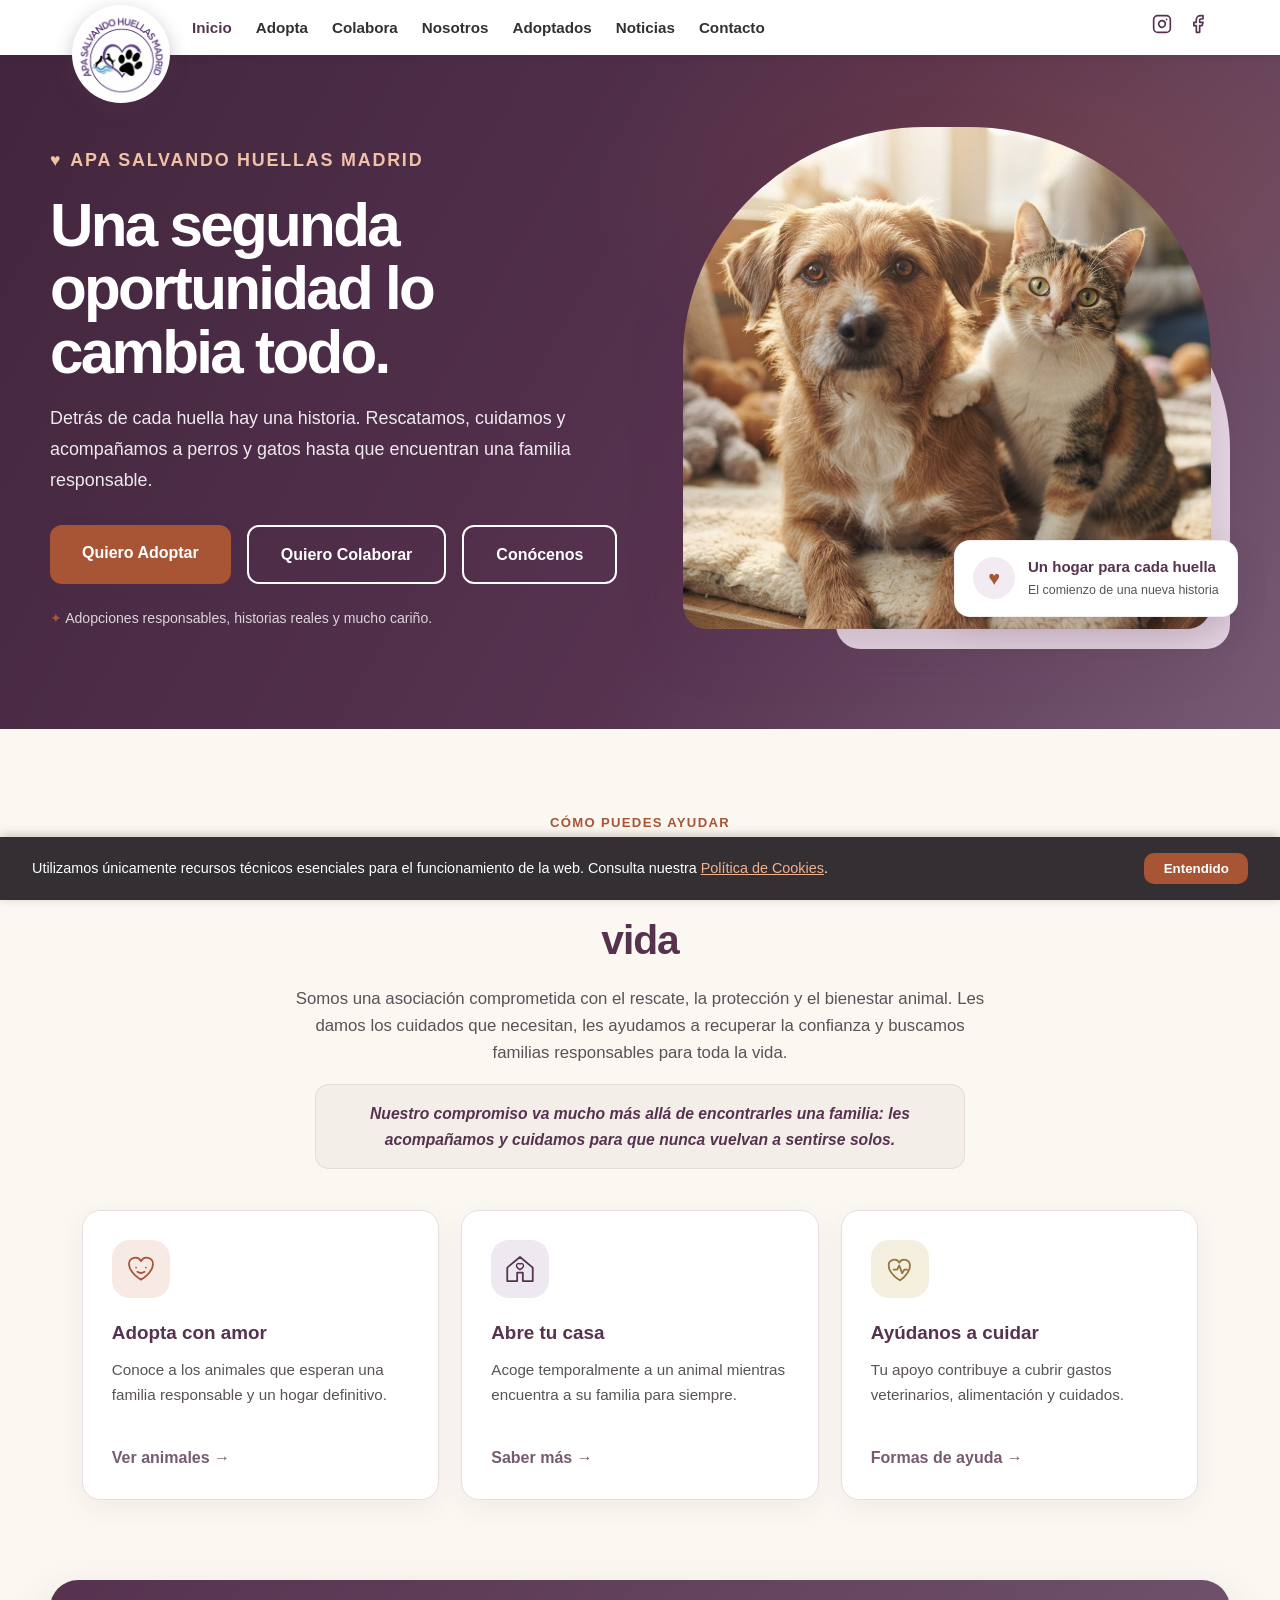
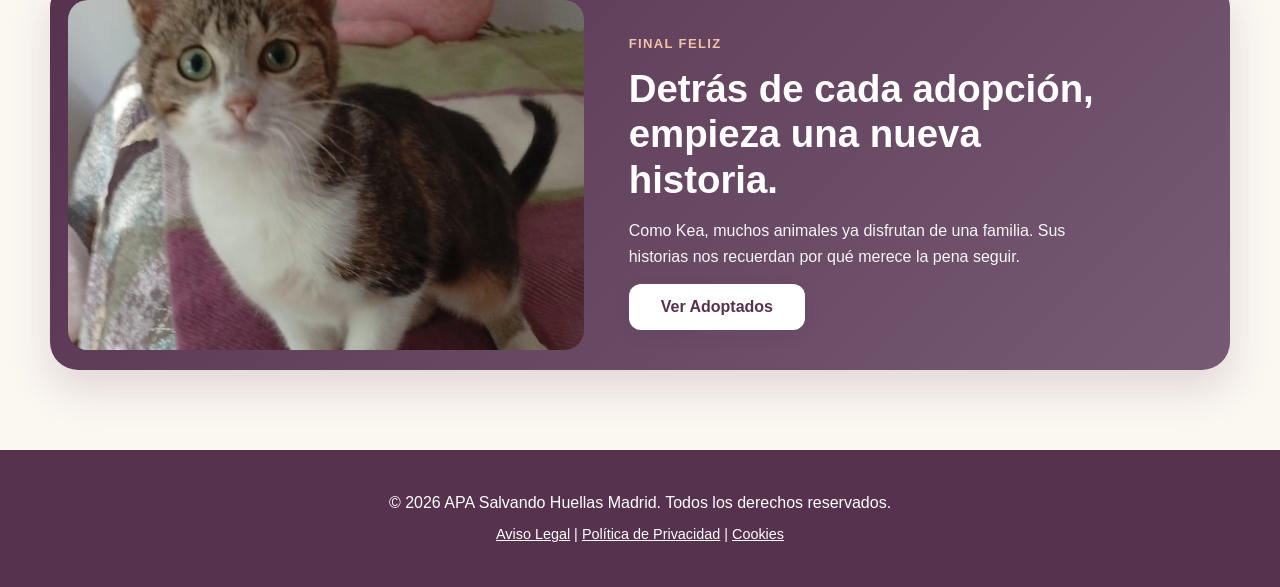
<file: index.html>
<!DOCTYPE html>
<html lang="es">
<head>
    <meta charset="UTF-8">
    <meta name="viewport" content="width=device-width, initial-scale=1.0">
    <title>APA Salvando Huellas Madrid</title>
    <meta name="description" content="Conoce APA Salvando Huellas Madrid, encuentra animales en adopción y descubre cómo colaborar con su rescate y cuidado.">
    <meta property="og:title" content="APA Salvando Huellas Madrid">
    <meta property="og:description" content="Adopta, colabora y conoce las historias de los animales que rescatamos.">
    <meta property="og:type" content="website">
    <meta property="og:locale" content="es_ES">
    <link rel="icon" type="image/png" href="img/logo.png">
    <link rel="stylesheet" href="css/estilos.css">
    <script src="site.js"></script>
</head>
<body>

    <header>
        <div class="nav-container">
            <div class="nav-izquierda">
                <a href="index.html" class="logo-flotante" title="APA Salvando Huellas Madrid">
                    <img src="img/logo.png" alt="Logo APA Salvando Huellas Madrid">
                </a>
                <nav>
                    <ul>
                        <li><a href="index.html" class="activo">Inicio</a></li>
                        <li><a href="adopta.html">Adopta</a></li>
                        <li><a href="ayuda.html">Colabora</a></li>
                        <li><a href="nosotros.html">Nosotros</a></li>
                        <li><a href="adoptados.html">Adoptados</a></li>
                        <li><a href="noticias.html">Noticias</a></li>
                        <li><a href="contacto.html">Contacto</a></li>
                    </ul>
                </nav>
            </div>

            <div class="nav-derecha">
                <a href="https://www.instagram.com/asalvandohuellasmadrid/?hl=es" target="_blank" rel="noopener noreferrer" aria-label="Instagram" title="Instagram">
                    <svg width="20" height="20" viewBox="0 0 24 24" fill="none" stroke="currentColor" stroke-width="2" stroke-linecap="round" stroke-linejoin="round"><rect x="2" y="2" width="20" height="20" rx="5" ry="5"></rect><path d="M16 11.37A4 4 0 1 1 12.63 8 4 4 0 0 1 16 11.37z"></path><line x1="17.5" y1="6.5" x2="17.51" y2="6.5"></line></svg>
                </a>
                <a href="https://www.facebook.com/share/1FJwT4Q8pW/" target="_blank" rel="noopener noreferrer" aria-label="Facebook" title="Facebook">
                    <svg width="20" height="20" viewBox="0 0 24 24" fill="none" stroke="currentColor" stroke-width="2" stroke-linecap="round" stroke-linejoin="round"><path d="M18 2h-3a5 5 0 0 0-5 5v3H7v4h3v8h4v-8h3l1-4h-4V7a1 1 0 0 1 1-1h3z"></path></svg>
                </a>
            </div>
        </div>
    </header>

    <section class="hero">
        <div class="hero-contenido">
            <div class="hero-texto">
                <p class="hero-etiqueta"><span aria-hidden="true">♥</span> APA Salvando Huellas Madrid</p>
                <h1>Una segunda oportunidad lo cambia todo.</h1>
                <p>Detrás de cada huella hay una historia. Rescatamos, cuidamos y acompañamos a perros y gatos hasta que encuentran una familia responsable.</p>
                <div class="hero-botones">
                    <a href="adopta.html" class="btn">Quiero Adoptar</a>
                    <a href="ayuda.html" class="btn btn-secundario">Quiero Colaborar</a>
                    <a href="nosotros.html" class="btn btn-secundario">Conócenos</a>
                </div>
                <p class="hero-nota"><span aria-hidden="true">✦</span> Adopciones responsables, historias reales y mucho cariño.</p>
            </div>
            <div class="hero-visual">
                <img src="img/header-adopta.jpg" alt="Un perro y un gato descansan juntos en una manta">
                <div class="hero-sello">
                    <span class="hero-sello-icono" aria-hidden="true">♥</span>
                    <span><strong>Un hogar para cada huella</strong><small>El comienzo de una nueva historia</small></span>
                </div>
            </div>
        </div>
    </section>

    <section class="seccion seccion-inicio">
        <div class="inicio-presentacion">
            <span class="inicio-ceja">CÓMO PUEDES AYUDAR</span>
            <h2>Hay muchas formas de cambiar una vida</h2>
            <p>Somos una asociación comprometida con el rescate, la protección y el bienestar animal. Les damos los cuidados que necesitan, les ayudamos a recuperar la confianza y buscamos familias responsables para toda la vida.</p>
            <p class="inicio-compromiso">Nuestro compromiso va mucho más allá de encontrarles una familia: les acompañamos y cuidamos para que nunca vuelvan a sentirse solos.</p>
        </div>

        <div class="grid-inicio-cards">
            <div class="card-inicio-mini">
                <span class="inicio-card-icono icono-adopta" aria-hidden="true">
                    <svg viewBox="0 0 48 48" fill="none"><path d="M24 39S7 29 7 17a9 9 0 0 1 17-4 9 9 0 0 1 17 4c0 12-17 22-17 22Z" stroke="currentColor" stroke-width="2.5" stroke-linecap="round" stroke-linejoin="round"/><path d="M17 22h.01M31 22h.01M19 28c3 2 7 2 10 0" stroke="currentColor" stroke-width="2.5" stroke-linecap="round"/></svg>
                </span>
                <h3>Adopta con amor</h3>
                <p>Conoce a los animales que esperan una familia responsable y un hogar definitivo.</p>
                <a href="adopta.html" class="enlace-card">Ver animales &rarr;</a>
            </div>
            <div class="card-inicio-mini">
                <span class="inicio-card-icono icono-acogida" aria-hidden="true">
                    <svg viewBox="0 0 48 48" fill="none"><path d="m6 22 18-15 18 15v19H28V29h-8v12H6V22Z" stroke="currentColor" stroke-width="2.5" stroke-linecap="round" stroke-linejoin="round"/><path d="M24 25s-5-3-5-6a3 3 0 0 1 5-2 3 3 0 0 1 5 2c0 3-5 6-5 6Z" stroke="currentColor" stroke-width="2" stroke-linecap="round" stroke-linejoin="round"/></svg>
                </span>
                <h3>Abre tu casa</h3>
                <p>Acoge temporalmente a un animal mientras encuentra a su familia para siempre.</p>
                <a href="ayuda.html" class="enlace-card">Saber más &rarr;</a>
            </div>
            <div class="card-inicio-mini">
                <span class="inicio-card-icono icono-colabora" aria-hidden="true">
                    <svg viewBox="0 0 48 48" fill="none"><path d="M24 40s-16-9-16-21a8 8 0 0 1 15-4 8 8 0 0 1 15 4c0 12-14 21-14 21Z" stroke="currentColor" stroke-width="2.5" stroke-linecap="round" stroke-linejoin="round"/><path d="M15 25h5l3-6 4 11 3-5h4" stroke="currentColor" stroke-width="2.5" stroke-linecap="round" stroke-linejoin="round"/></svg>
                </span>
                <h3>Ayúdanos a cuidar</h3>
                <p>Tu apoyo contribuye a cubrir gastos veterinarios, alimentación y cuidados.</p>
                <a href="ayuda.html" class="enlace-card">Formas de ayuda &rarr;</a>
            </div>
        </div>
    </section>

    <section class="banner-emotivo">
        <div class="banner-foto">
            <img src="img/kea.jpg" alt="Kea, una gatita que ya encontró una familia" loading="lazy">
        </div>
        <div class="banner-contenido">
            <span class="banner-etiqueta">FINAL FELIZ</span>
            <h2>Detrás de cada adopción, empieza una nueva historia.</h2>
            <p>Como Kea, muchos animales ya disfrutan de una familia. Sus historias nos recuerdan por qué merece la pena seguir.</p>
            <a href="adoptados.html" class="btn" style="background-color: white; color: var(--color-principal);">Ver Adoptados</a>
        </div>
    </section>

    <footer>
        <p>&copy; 2026 APA Salvando Huellas Madrid. Todos los derechos reservados.</p>
        <p style="margin-top: 0.5rem; font-size: 0.9rem;">
            <a href="legal.html#aviso-legal" style="color: var(--color-blanco);">Aviso Legal</a> | 
            <a href="legal.html#privacidad" style="color: var(--color-blanco);">Política de Privacidad</a> | 
            <a href="legal.html#cookies" style="color: var(--color-blanco);">Cookies</a>
        </p>
    </footer>

    <div id="bannerCookies" class="banner-cookies" style="display: none;">
        <p>Utilizamos únicamente recursos técnicos esenciales para el funcionamiento de la web. Consulta nuestra <a href="legal.html#cookies">Política de Cookies</a>.</p>
        <button onclick="aceptarCookies()" class="btn-cookie">Entendido</button>
    </div>

    <script>
        const bannerCookies = document.getElementById('bannerCookies');
        try {
            if (!localStorage.getItem('cookiesAceptadas')) {
                bannerCookies.style.display = 'flex';
            }
        } catch (error) {
            console.warn('No se pudo consultar el almacenamiento local; se mostrará el aviso.', error);
            bannerCookies.style.display = 'flex';
        }
        function aceptarCookies() {
            try {
                localStorage.setItem('cookiesAceptadas', 'true');
            } catch (error) {
                console.warn('No se pudo guardar la preferencia del aviso de cookies.', error);
            }
            bannerCookies.style.display = 'none';
        }
    </script>
</body>
</html>
</file>
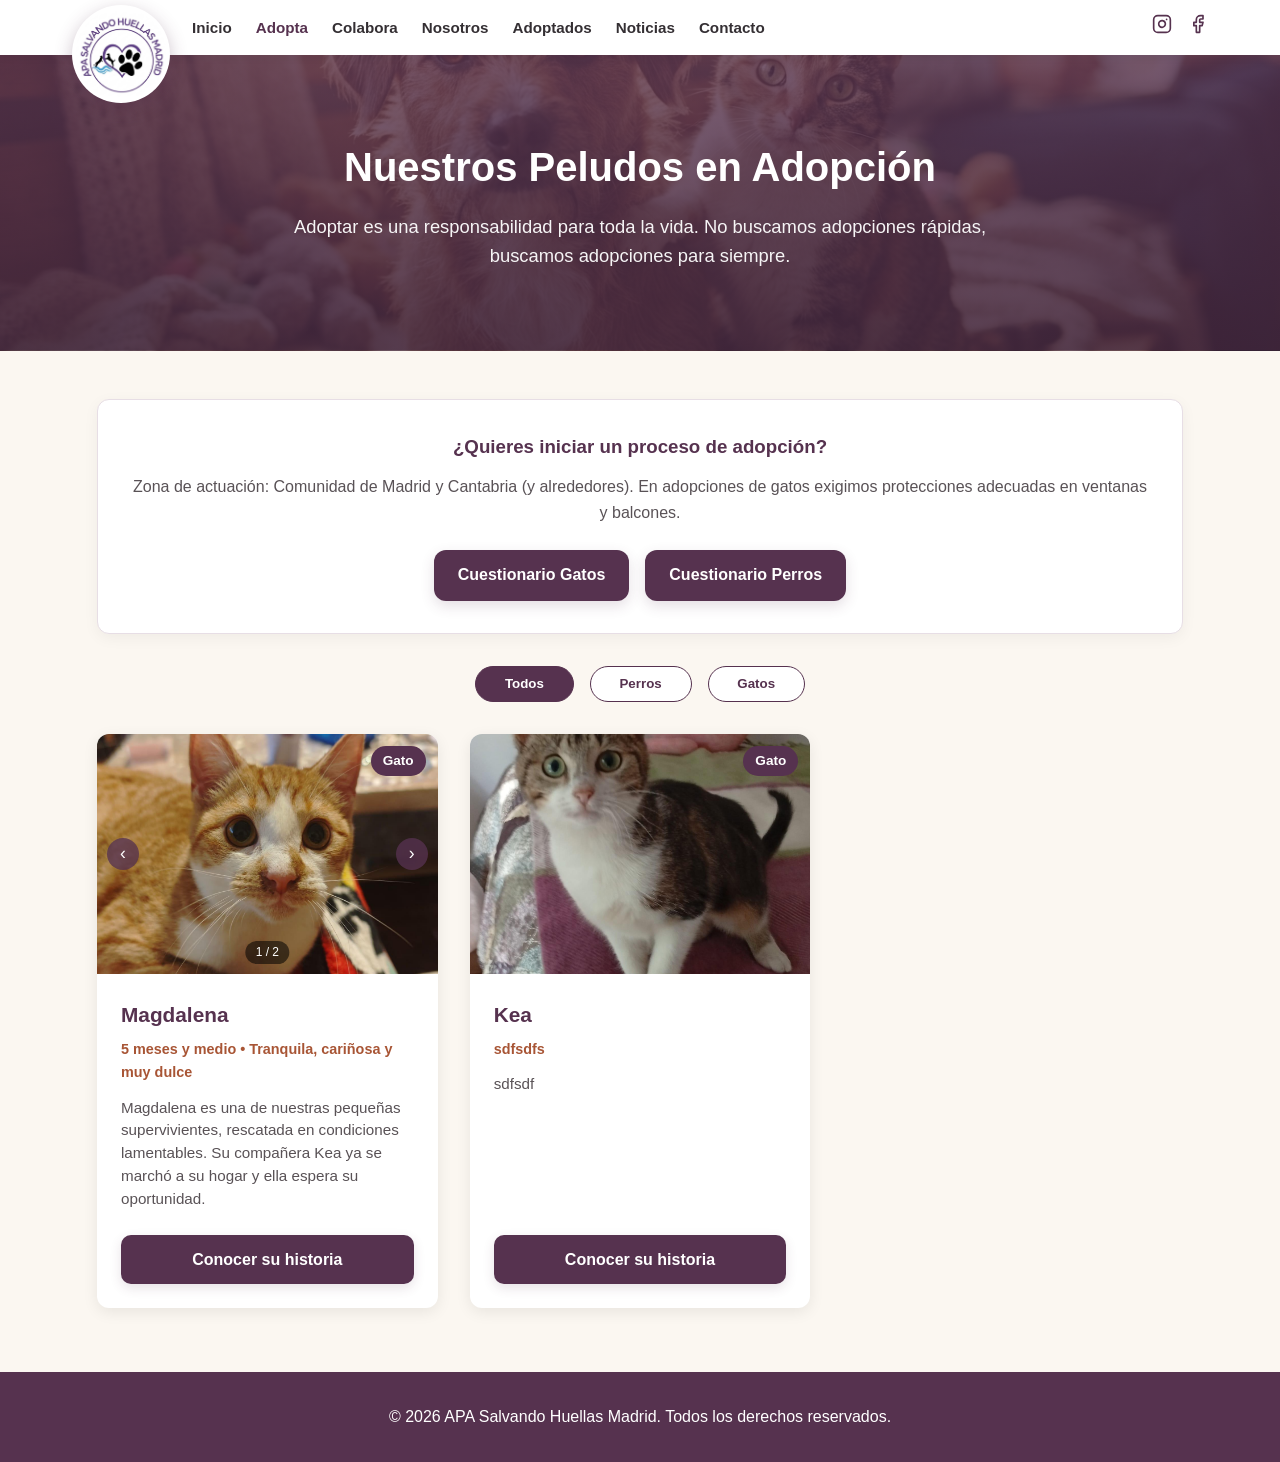
<file: adopta.html>
<!DOCTYPE html>
<html lang="es">
<head>
    <meta charset="UTF-8">
    <meta name="viewport" content="width=device-width, initial-scale=1.0">
    <title>Animales en Adopción - APA Salvando Huellas Madrid</title>
    <meta name="description" content="Descubre perros y gatos en adopción con APA Salvando Huellas Madrid y conoce los pasos para iniciar una adopción responsable.">
    <meta property="og:title" content="Animales en adopción - APA Salvando Huellas Madrid">
    <meta property="og:description" content="Conoce a los animales que buscan una familia y consulta los cuestionarios de adopción.">
    <meta property="og:type" content="website">
    <meta property="og:locale" content="es_ES">
    <link rel="icon" type="image/png" href="img/logo.png">
    <link rel="stylesheet" href="css/estilos.css">
    <script src="site.js"></script>
    <style>
        .carrusel-btn {
            position: absolute;
            top: 50%;
            transform: translateY(-50%);
            background: rgba(var(--color-principal-rgb), 0.78);
            color: white;
            border: none;
            width: 32px;
            height: 32px;
            border-radius: 50%;
            cursor: pointer;
            font-size: 1.1rem;
            display: flex;
            align-items: center;
            justify-content: center;
            z-index: 5;
            transition: background 0.2s;
        }
        .carrusel-btn:hover { background: var(--color-principal); }
        .carrusel-prev { left: 10px; }
        .carrusel-next { right: 10px; }
        .carrusel-indicador {
            position: absolute;
            bottom: 10px;
            left: 50%;
            transform: translateX(-50%);
            background: rgba(0, 0, 0, 0.55);
            color: white;
            padding: 2px 10px;
            border-radius: 12px;
            font-size: 0.75rem;
            z-index: 5;
        }
        .card-titulo-link {
            color: var(--color-principal);
            text-decoration: none;
            transition: color 0.2s;
        }
        .card-titulo-link:hover {
            color: var(--color-secundario);
            text-decoration: underline;
        }
    </style>
</head>
<body>

    <header>
        <div class="nav-container">
            <div class="nav-izquierda">
                <a href="index.html" class="logo-flotante" title="APA Salvando Huellas Madrid">
                    <img src="img/logo.png" alt="Logo APA Salvando Huellas Madrid">
                </a>
                <nav>
                    <ul>
                        <li><a href="index.html">Inicio</a></li>
                        <li><a href="adopta.html" class="activo">Adopta</a></li>
                        <li><a href="ayuda.html">Colabora</a></li>
                        <li><a href="nosotros.html">Nosotros</a></li>
                        <li><a href="adoptados.html">Adoptados</a></li>
                        <li><a href="noticias.html">Noticias</a></li>
                        <li><a href="contacto.html">Contacto</a></li>
                    </ul>
                </nav>
            </div>

            <div class="nav-derecha">
                <a href="https://www.instagram.com/asalvandohuellasmadrid/?hl=es" target="_blank" rel="noopener noreferrer" aria-label="Instagram" title="Instagram">
                    <svg width="20" height="20" viewBox="0 0 24 24" fill="none" stroke="currentColor" stroke-width="2" stroke-linecap="round" stroke-linejoin="round"><rect x="2" y="2" width="20" height="20" rx="5" ry="5"></rect><path d="M16 11.37A4 4 0 1 1 12.63 8 4 4 0 0 1 16 11.37z"></path><line x1="17.5" y1="6.5" x2="17.51" y2="6.5"></line></svg>
                </a>
                <a href="https://www.facebook.com/share/1FJwT4Q8pW/" target="_blank" rel="noopener noreferrer" aria-label="Facebook" title="Facebook">
                    <svg width="20" height="20" viewBox="0 0 24 24" fill="none" stroke="currentColor" stroke-width="2" stroke-linecap="round" stroke-linejoin="round"><path d="M18 2h-3a5 5 0 0 0-5 5v3H7v4h3v8h4v-8h3l1-4h-4V7a1 1 0 0 1 1-1h3z"></path></svg>
                </a>
            </div>
        </div>
    </header>

    <div class="page-header">
        <h1>Nuestros Peludos en Adopción</h1>
        <p>Adoptar es una responsabilidad para toda la vida. No buscamos adopciones rápidas, buscamos adopciones para siempre.</p>
    </div>

    <main class="seccion-adopta">
        
        <div class="cuestionarios-aviso" style="background: white; padding: 2rem; border-radius: 12px; margin-bottom: 2rem; box-shadow: 0 4px 15px rgba(0,0,0,0.05); text-align: center;">
            <h3 style="color: var(--color-principal); margin-bottom: 0.8rem;">¿Quieres iniciar un proceso de adopción?</h3>
            <p style="color: var(--color-texto-suave); margin-bottom: 1.5rem; line-height: 1.6;">Zona de actuación: Comunidad de Madrid y Cantabria (y alrededores). En adopciones de gatos exigimos protecciones adecuadas en ventanas y balcones.</p>
            <div style="display: flex; justify-content: center; gap: 1rem; flex-wrap: wrap;">
                <a href="https://docs.google.com/forms/d/e/1FAIpQLSccw9qkx4_vQivaRchsD4_r8EiMo2wWt8z2Nt9zDNnROLEuzA/viewform?usp=sf_link" target="_blank" rel="noopener noreferrer" class="btn btn-adopcion">Cuestionario Gatos</a>
                <a href="https://docs.google.com/forms/d/e/1FAIpQLSeNgK9dBC3e8Nv4xgf6OJTSwXre_onuglV04QcsGLMIJBMWdA/viewform?usp=header" target="_blank" rel="noopener noreferrer" class="btn btn-adopcion">Cuestionario Perros</a>
            </div>
        </div>

        <div class="filtros-container" style="display: flex; justify-content: center; gap: 1rem; margin-bottom: 2rem;">
            <button class="btn-filtro activo" onclick="filtrar('todos', this)">Todos</button>
            <button class="btn-filtro" onclick="filtrar('perro', this)">Perros</button>
            <button class="btn-filtro" onclick="filtrar('gato', this)">Gatos</button>
        </div>

        <div class="grid-animales" id="gridAnimales" aria-live="polite" aria-busy="true" style="display: grid; grid-template-columns: repeat(auto-fill, minmax(280px, 1fr)); gap: 2rem;">Cargando animales...</div>
    </main>

    <footer style="background: var(--color-principal); color: var(--color-blanco); text-align: center; padding: 2rem; margin-top: 4rem;">
        <p>&copy; 2026 APA Salvando Huellas Madrid. Todos los derechos reservados.</p>
    </footer>

    <script>
        let todosLosAnimales = [];
        let indicesFotos = {};

        function escapeHTML(valor) {
            return String(valor == null ? '' : valor).replace(/[&<>"']/g, caracter => ({
                '&': '&amp;',
                '<': '&lt;',
                '>': '&gt;',
                '"': '&quot;',
                "'": '&#39;'
            })[caracter]);
        }

        fetch('datos/animales.json')
            .then(respuesta => {
                if (!respuesta.ok) throw new Error(`HTTP ${respuesta.status}`);
                return respuesta.json();
            })
            .then(datos => {
                todosLosAnimales = datos;
                mostrarAnimales('todos');
            })
            .catch(error => {
                console.error('No se pudieron cargar los animales.', error);
                const contenedor = document.getElementById('gridAnimales');
                contenedor.setAttribute('aria-busy', 'false');
                contenedor.innerHTML = '<p role="alert" style="grid-column: 1/-1; text-align: center;">No se pudo cargar el catálogo. Inténtalo de nuevo más tarde o contáctanos.</p>';
            });

        function cambiarFoto(event, indexAnimal, direccion) {
            event.preventDefault();
            event.stopPropagation();

            const animal = todosLosAnimales[indexAnimal];
            const listaFotos = (animal.fotos && animal.fotos.length > 0) ? animal.fotos : [animal.foto || 'img/logo.png'];
            
            let actual = indicesFotos[indexAnimal] || 0;
            actual = (actual + direccion + listaFotos.length) % listaFotos.length;
            indicesFotos[indexAnimal] = actual;

            const imgEl = document.getElementById(`img-animal-${indexAnimal}`);
            const indEl = document.getElementById(`ind-animal-${indexAnimal}`);
            if (imgEl) imgEl.src = listaFotos[actual];
            if (indEl) indEl.textContent = `${actual + 1} / ${listaFotos.length}`;
        }

        function mostrarAnimales(filtro) {
            const contenedor = document.getElementById('gridAnimales');
            contenedor.innerHTML = '';
            contenedor.setAttribute('aria-busy', 'false');

            const filtrados = todosLosAnimales
                .map((animal, idx) => ({ ...animal, originalIndex: idx }))
                .filter(animal => {
                    let esp = (animal.especie || '').toLowerCase().trim();
                    if (esp.endsWith('s')) esp = esp.slice(0, -1);
                    if (filtro === 'todos') return true;
                    return esp === filtro;
                });

            if (filtrados.length === 0) {
                contenedor.innerHTML = '<p style="grid-column: 1/-1; text-align: center; color: var(--color-texto-suave); padding: 2rem;">No hay animales disponibles en esta categoría en este momento.</p>';
                return;
            }

            filtrados.forEach(animal => {
                const idx = animal.originalIndex;
                let esp = (animal.especie || '').toLowerCase().trim();
                const esPerro = esp.includes('perro');
                const etiqueta = esPerro ? 'Perro' : 'Gato';
                const listaFotos = (animal.fotos && animal.fotos.length > 0) ? animal.fotos : [animal.foto || 'img/logo.png'];
                const tieneVarias = listaFotos.length > 1;
                const urlFicha = `ficha.html?id=${idx}`;
                const nombre = escapeHTML(animal.nombre || 'Animal en adopción');
                const foto = escapeHTML(listaFotos[0]);

                const controlesCarrusel = tieneVarias ? `
                    <button class="carrusel-btn carrusel-prev" onclick="cambiarFoto(event, ${idx}, -1)" aria-label="Foto anterior de ${nombre}" title="Foto anterior">&#8249;</button>
                    <button class="carrusel-btn carrusel-next" onclick="cambiarFoto(event, ${idx}, 1)" aria-label="Siguiente foto de ${nombre}" title="Siguiente foto">&#8250;</button>
                    <span class="carrusel-indicador" id="ind-animal-${idx}">1 / ${listaFotos.length}</span>
                ` : '';

                contenedor.innerHTML += `
                    <div class="card-animal" style="background: var(--color-blanco); border-radius: 12px; overflow: hidden; box-shadow: 0 4px 15px rgba(0,0,0,0.08); display: flex; flex-direction: column;">
                        <div class="card-img" style="position: relative; height: 240px; background: var(--color-superficie-suave);">
                            <a href="${urlFicha}" style="display: block; width: 100%; height: 100%;">
                                <img id="img-animal-${idx}" src="${foto}" alt="${nombre}" loading="lazy" decoding="async" style="width: 100%; height: 100%; object-fit: cover;">
                            </a>
                            <span class="badge-especie" style="position: absolute; top: 12px; right: 12px; background: var(--color-principal); color: var(--color-blanco); padding: 4px 12px; border-radius: 20px; font-size: 0.85rem; font-weight: bold; z-index: 4;">${etiqueta}</span>
                            ${controlesCarrusel}
                        </div>
                        <div class="card-content" style="padding: 1.5rem; display: flex; flex-direction: column; flex-grow: 1;">
                            <h3 style="margin-bottom: 0.4rem; font-size: 1.3rem;">
                                <a href="${urlFicha}" class="card-titulo-link">${nombre}</a>
                            </h3>
                            <p class="card-info" style="color: var(--color-acento); font-size: 0.9rem; font-weight: bold; margin-bottom: 0.8rem;">${escapeHTML(animal.subtitulo)}</p>
                            <p class="card-desc" style="color: var(--color-texto-suave); font-size: 0.95rem; line-height: 1.5; margin-bottom: 1.5rem; flex-grow: 1;">${escapeHTML(animal.descripcion)}</p>
                            <a href="${urlFicha}" class="btn-card">Conocer su historia</a>
                        </div>
                    </div>
                `;
            });
        }

        function filtrar(tipo, boton) {
            document.querySelectorAll('.btn-filtro').forEach(b => {
                b.classList.remove('activo');
            });
            boton.classList.add('activo');
            mostrarAnimales(tipo);
        }
    </script>
</body>
</html>
</file>
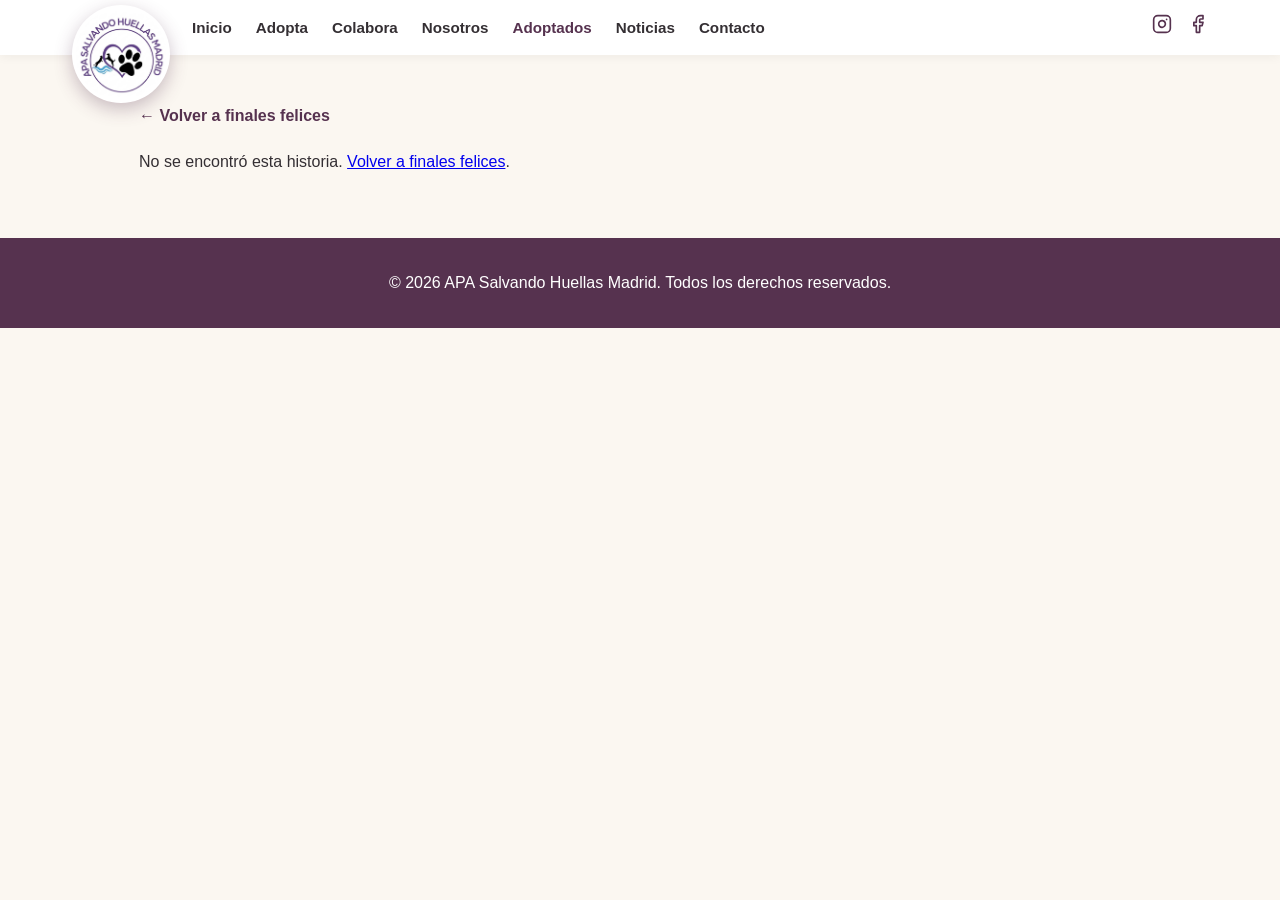
<file: adoptado.html>
<!DOCTYPE html>
<html lang="es">
<head>
    <meta charset="UTF-8">
    <meta name="viewport" content="width=device-width, initial-scale=1.0">
    <title>Historia de adopción - APA Salvando Huellas Madrid</title>
    <meta name="description" content="Conoce la historia de un animal adoptado y su nueva familia.">
    <meta property="og:title" content="Historia de adopción - APA Salvando Huellas Madrid">
    <meta property="og:description" content="Historias de animales que encontraron un hogar definitivo.">
    <meta property="og:type" content="article">
    <meta property="og:locale" content="es_ES">
    <link rel="icon" type="image/png" href="img/logo.png">
    <link rel="stylesheet" href="css/estilos.css">
    <script src="site.js"></script>
</head>
<body>
    <header>
        <div class="nav-container">
            <div class="nav-izquierda">
                <a href="index.html" class="logo-flotante" title="APA Salvando Huellas Madrid">
                    <img src="img/logo.png" alt="Logo APA Salvando Huellas Madrid">
                </a>
                <nav>
                    <ul>
                        <li><a href="index.html">Inicio</a></li>
                        <li><a href="adopta.html">Adopta</a></li>
                        <li><a href="ayuda.html">Colabora</a></li>
                        <li><a href="nosotros.html">Nosotros</a></li>
                        <li><a href="adoptados.html" class="activo">Adoptados</a></li>
                        <li><a href="noticias.html">Noticias</a></li>
                        <li><a href="contacto.html">Contacto</a></li>
                    </ul>
                </nav>
            </div>
            <div class="nav-derecha">
                <a href="https://www.instagram.com/asalvandohuellasmadrid/?hl=es" target="_blank" rel="noopener noreferrer" aria-label="Instagram" title="Instagram">
                    <svg width="20" height="20" viewBox="0 0 24 24" fill="none" stroke="currentColor" stroke-width="2" stroke-linecap="round" stroke-linejoin="round"><rect x="2" y="2" width="20" height="20" rx="5" ry="5"></rect><path d="M16 11.37A4 4 0 1 1 12.63 8 4 4 0 0 1 16 11.37z"></path><line x1="17.5" y1="6.5" x2="17.51" y2="6.5"></line></svg>
                </a>
                <a href="https://www.facebook.com/share/1FJwT4Q8pW/" target="_blank" rel="noopener noreferrer" aria-label="Facebook" title="Facebook">
                    <svg width="20" height="20" viewBox="0 0 24 24" fill="none" stroke="currentColor" stroke-width="2" stroke-linecap="round" stroke-linejoin="round"><path d="M18 2h-3a5 5 0 0 0-5 5v3H7v4h3v8h4v-8h3l1-4h-4V7a1 1 0 0 1 1-1h3z"></path></svg>
                </a>
            </div>
        </div>
    </header>

    <main class="detalle-contenedor">
        <a href="adoptados.html" class="detalle-volver">&larr; Volver a finales felices</a>
        <div id="contenidoAdoptado" aria-live="polite" aria-busy="true">Cargando historia...</div>
    </main>

    <footer style="background: var(--color-principal); color: var(--color-blanco); text-align: center; padding: 2rem; margin-top: 4rem;">
        <p>&copy; 2026 APA Salvando Huellas Madrid. Todos los derechos reservados.</p>
    </footer>

    <script>
        const parametros = new URLSearchParams(window.location.search);
        const idParametro = parametros.get('id');
        const idAdoptado = idParametro !== null && /^\d+$/.test(idParametro) ? Number(idParametro) : null;

        function escapeHTML(valor) {
            return String(valor == null ? '' : valor).replace(/[&<>"']/g, caracter => ({
                '&': '&amp;',
                '<': '&lt;',
                '>': '&gt;',
                '"': '&quot;',
                "'": '&#39;'
            })[caracter]);
        }

        fetch('datos/adoptados.json')
            .then(respuesta => {
                if (!respuesta.ok) throw new Error(`HTTP ${respuesta.status}`);
                return respuesta.json();
            })
            .then(datos => {
                const adoptado = Number.isInteger(idAdoptado) && idAdoptado >= 0 ? datos[idAdoptado] : null;
                const contenido = document.getElementById('contenidoAdoptado');
                contenido.setAttribute('aria-busy', 'false');

                if (!adoptado) {
                    contenido.innerHTML = '<p role="alert">No se encontró esta historia. <a href="adoptados.html">Volver a finales felices</a>.</p>';
                    return;
                }

                const nombre = adoptado.nombre || 'Animal adoptado';
                document.title = `${nombre} - Historia de adopción | APA Salvando Huellas Madrid`;
                document.querySelector('meta[name="description"]').setAttribute('content', `Conoce la historia de ${nombre} y cómo encontró su hogar definitivo.`);
                document.querySelector('meta[property="og:title"]').setAttribute('content', `${nombre} - Historia de adopción`);

                contenido.innerHTML = `
                    <article class="detalle-card">
                        <img class="detalle-imagen" src="${escapeHTML(adoptado.foto || 'img/logo.png')}" alt="${escapeHTML(nombre)}" decoding="async">
                        <div>
                            <span class="detalle-etiqueta">¡Adoptado!</span>
                            <h1 class="detalle-titulo">${escapeHTML(nombre)}</h1>
                            <p class="detalle-meta">${escapeHTML(adoptado.subtitulo)}</p>
                            <h2 class="detalle-subtitulo">Su historia</h2>
                            <p class="detalle-texto">${escapeHTML(adoptado.historia)}</p>
                        </div>
                    </article>
                `;
            })
            .catch(error => {
                console.error('No se pudo cargar la historia de adopción.', error);
                const contenido = document.getElementById('contenidoAdoptado');
                contenido.setAttribute('aria-busy', 'false');
                contenido.innerHTML = '<p role="alert">No se pudo cargar la historia. Inténtalo de nuevo más tarde. <a href="adoptados.html">Volver a finales felices</a>.</p>';
            });
    </script>
</body>
</html>
</file>
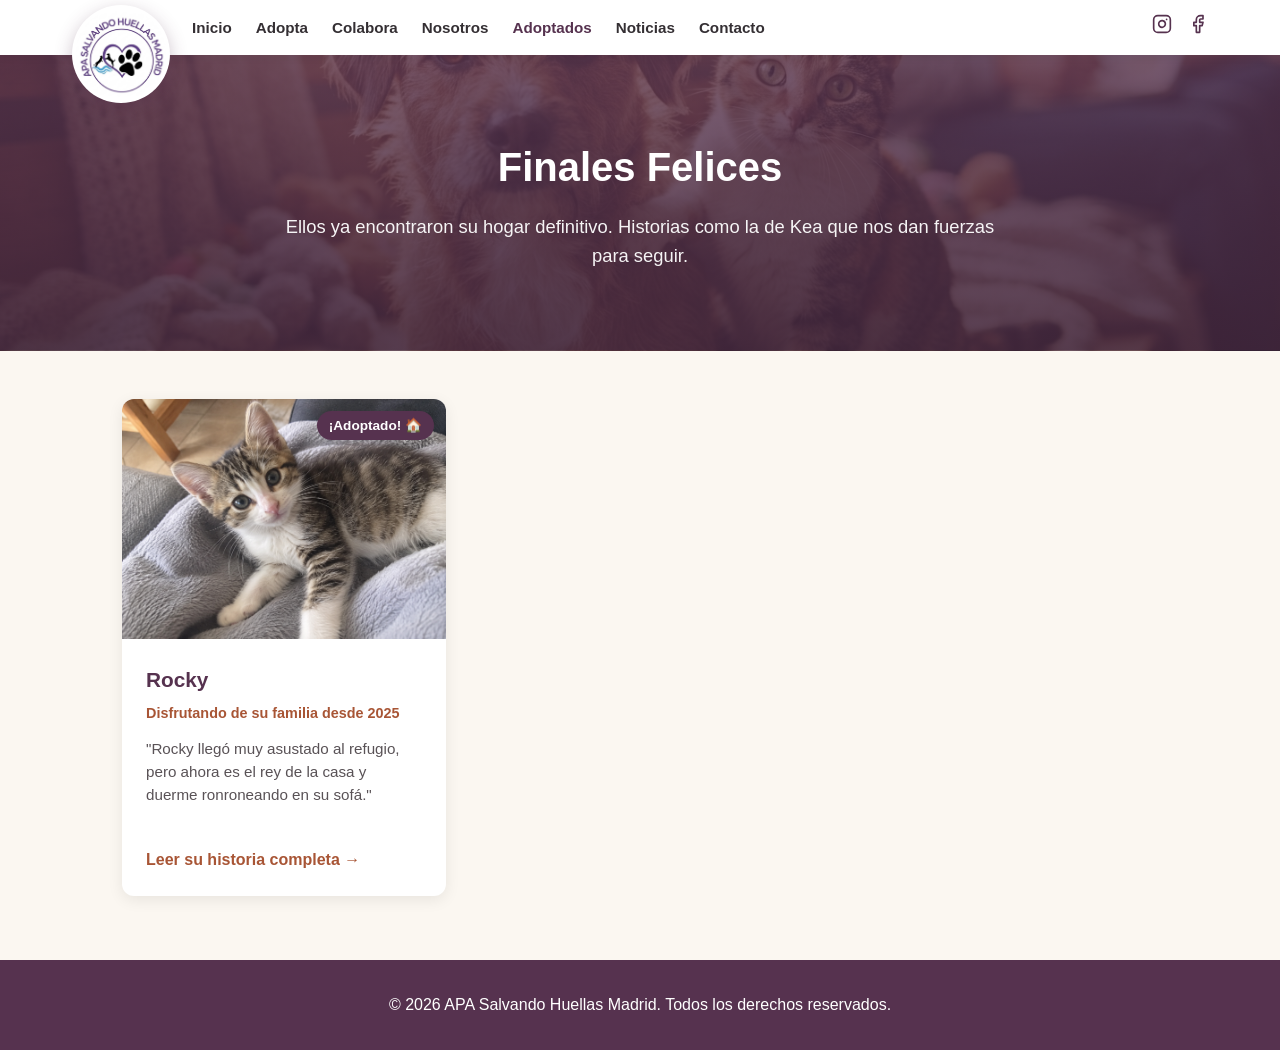
<file: adoptados.html>
<!DOCTYPE html>
<html lang="es">
<head>
    <meta charset="UTF-8">
    <meta name="viewport" content="width=device-width, initial-scale=1.0">
    <title>Finales Felices (Adoptados) - APA Salvando Huellas Madrid</title>
    <meta name="description" content="Conoce las historias de los animales adoptados y sus nuevas familias con APA Salvando Huellas Madrid.">
    <meta property="og:title" content="Finales felices - APA Salvando Huellas Madrid">
    <meta property="og:description" content="Historias de animales que ya encontraron un hogar definitivo.">
    <meta property="og:type" content="website">
    <meta property="og:locale" content="es_ES">
    <link rel="icon" type="image/png" href="img/logo.png">
    <link rel="stylesheet" href="css/estilos.css">
    <script src="site.js"></script>
</head>
<body>

    <header>
        <div class="nav-container">
            <div class="nav-izquierda">
                <a href="index.html" class="logo-flotante" title="APA Salvando Huellas Madrid">
                    <img src="img/logo.png" alt="Logo APA Salvando Huellas Madrid">
                </a>
                <nav>
                    <ul>
                        <li><a href="index.html">Inicio</a></li>
                        <li><a href="adopta.html">Adopta</a></li>
                        <li><a href="ayuda.html">Colabora</a></li>
                        <li><a href="nosotros.html">Nosotros</a></li>
                        <li><a href="adoptados.html" class="activo">Adoptados</a></li>
                        <li><a href="noticias.html">Noticias</a></li>
                        <li><a href="contacto.html">Contacto</a></li>
                    </ul>
                </nav>
            </div>

            <div class="nav-derecha">
                <a href="https://www.instagram.com/asalvandohuellasmadrid/?hl=es" target="_blank" rel="noopener noreferrer" aria-label="Instagram" title="Instagram">
                    <svg width="20" height="20" viewBox="0 0 24 24" fill="none" stroke="currentColor" stroke-width="2" stroke-linecap="round" stroke-linejoin="round"><rect x="2" y="2" width="20" height="20" rx="5" ry="5"></rect><path d="M16 11.37A4 4 0 1 1 12.63 8 4 4 0 0 1 16 11.37z"></path><line x1="17.5" y1="6.5" x2="17.51" y2="6.5"></line></svg>
                </a>
                <a href="https://www.facebook.com/share/1FJwT4Q8pW/" target="_blank" rel="noopener noreferrer" aria-label="Facebook" title="Facebook">
                    <svg width="20" height="20" viewBox="0 0 24 24" fill="none" stroke="currentColor" stroke-width="2" stroke-linecap="round" stroke-linejoin="round"><path d="M18 2h-3a5 5 0 0 0-5 5v3H7v4h3v8h4v-8h3l1-4h-4V7a1 1 0 0 1 1-1h3z"></path></svg>
                </a>
            </div>
        </div>
    </header>

    <div class="page-header">
        <h1>Finales Felices</h1>
        <p>Ellos ya encontraron su hogar definitivo. Historias como la de Kea que nos dan fuerzas para seguir.</p>
    </div>

    <main class="seccion-adoptados" style="max-width: 1100px; margin: 3rem auto; padding: 0 2rem;">
        <div class="grid-adoptados" id="gridAdoptados" aria-live="polite" aria-busy="true" style="display: grid; grid-template-columns: repeat(auto-fill, minmax(320px, 1fr)); gap: 2rem;">Cargando historias...</div>
    </main>

    <footer style="background: var(--color-principal); color: var(--color-blanco); text-align: center; padding: 2rem; margin-top: 4rem;">
        <p>&copy; 2026 APA Salvando Huellas Madrid. Todos los derechos reservados.</p>
    </footer>

    <script>
        function escapeHTML(valor) {
            return String(valor == null ? '' : valor).replace(/[&<>"']/g, caracter => ({
                '&': '&amp;',
                '<': '&lt;',
                '>': '&gt;',
                '"': '&quot;',
                "'": '&#39;'
            })[caracter]);
        }

        fetch('datos/adoptados.json')
            .then(respuesta => {
                if (!respuesta.ok) throw new Error(`HTTP ${respuesta.status}`);
                return respuesta.json();
            })
            .then(datos => {
                const contenedor = document.getElementById('gridAdoptados');
                contenedor.innerHTML = '';
                contenedor.setAttribute('aria-busy', 'false');
                if (datos.length === 0) {
                    contenedor.innerHTML = '<p style="grid-column: 1/-1; text-align: center;">Todavía no hay historias publicadas.</p>';
                    return;
                }
                datos.forEach((ad, indice) => {
                    const nombre = escapeHTML(ad.nombre || 'Animal adoptado');
                    contenedor.innerHTML += `
                        <a class="card-adoptado card-adoptado-enlace" href="adoptado.html?id=${indice}" aria-label="Leer la historia de ${nombre}" style="background: var(--color-blanco); border-radius: 12px; overflow: hidden; box-shadow: 0 4px 15px rgba(0,0,0,0.08); display: flex; flex-direction: column;">
                            <div class="card-img-adoptado" style="width: 100%; height: 240px; position: relative; overflow: hidden; background: var(--color-superficie-suave);">
                                <img src="${escapeHTML(ad.foto)}" alt="" loading="lazy" decoding="async" style="width: 100%; height: 100%; object-fit: cover; display: block;">
                                <span class="badge-feliz" style="position: absolute; top: 12px; right: 12px; background: var(--color-principal); color: var(--color-blanco); padding: 4px 12px; border-radius: 20px; font-size: 0.85rem; font-weight: bold; z-index: 4;">¡Adoptado! 🏠</span>
                            </div>
                            <div class="card-content" style="padding: 1.5rem; display: flex; flex-direction: column; flex-grow: 1;">
                                <h3 style="color: var(--color-principal); margin-bottom: 0.4rem; font-size: 1.3rem;">${nombre}</h3>
                                <p class="card-info" style="color: var(--color-acento); font-size: 0.9rem; font-weight: bold; margin-bottom: 0.8rem;">${escapeHTML(ad.subtitulo)}</p>
                                <p class="card-desc" style="color: var(--color-texto-suave); font-size: 0.95rem; line-height: 1.5; flex-grow: 1;">"${escapeHTML(ad.historia)}"</p>
                                <span class="enlace-card">Leer su historia completa &rarr;</span>
                            </div>
                        </a>
                    `;
                });
            })
            .catch(error => {
                console.error('No se pudieron cargar las historias de adopción.', error);
                const contenedor = document.getElementById('gridAdoptados');
                contenedor.setAttribute('aria-busy', 'false');
                contenedor.innerHTML = '<p role="alert" style="grid-column: 1/-1; text-align: center;">No se pudieron cargar las historias. Inténtalo de nuevo más tarde.</p>';
            });
    </script>
</body>
</html>
</file>
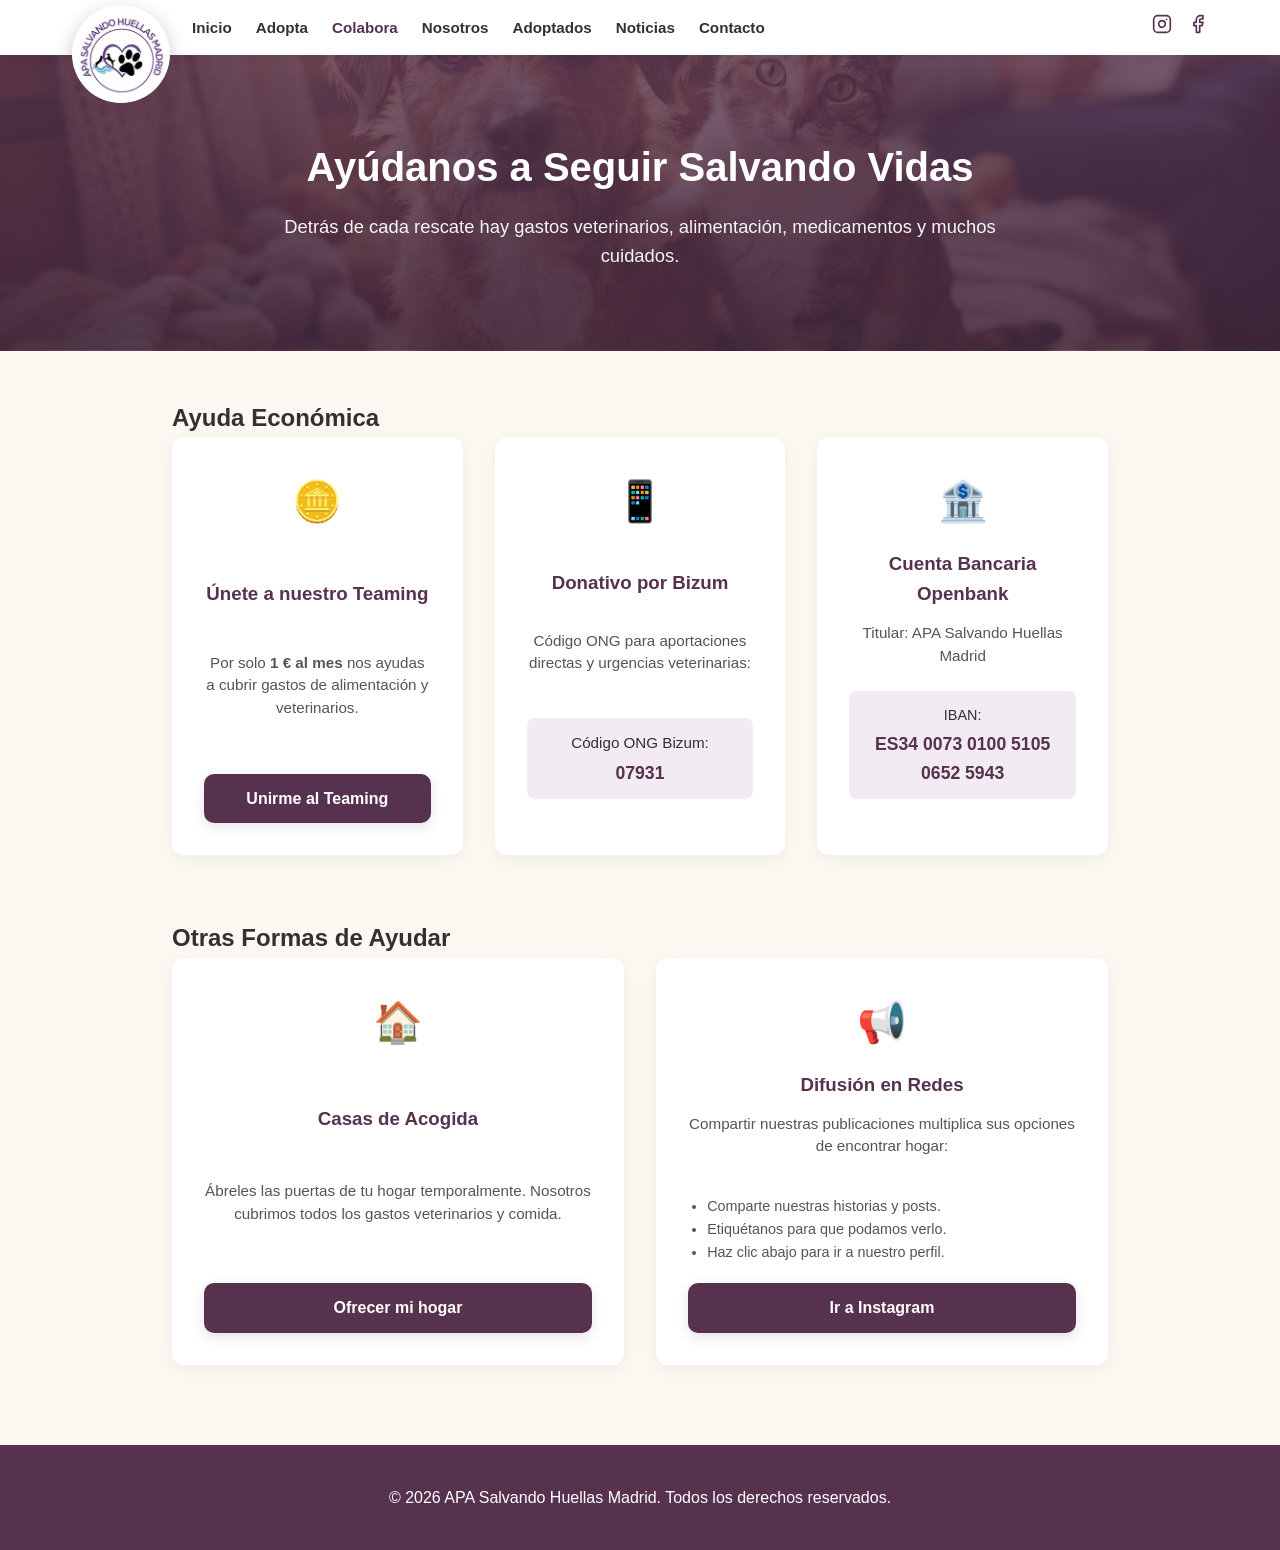
<file: ayuda.html>
<!DOCTYPE html>
<html lang="es">
<head>
    <meta charset="UTF-8">
    <meta name="viewport" content="width=device-width, initial-scale=1.0">
    <title>Colabora - APA Salvando Huellas Madrid</title>
    <meta name="description" content="Descubre cómo colaborar con APA Salvando Huellas Madrid: Teaming, Bizum, acogida y difusión.">
    <meta property="og:title" content="Colabora - APA Salvando Huellas Madrid">
    <meta property="og:description" content="Ayuda a cubrir los cuidados, la alimentación y la atención veterinaria de los animales.">
    <meta property="og:type" content="website">
    <meta property="og:locale" content="es_ES">
    <link rel="icon" type="image/png" href="img/logo.png">
    <link rel="stylesheet" href="css/estilos.css">
    <script src="site.js"></script>
</head>
<body>

    <header>
        <div class="nav-container">
            <div class="nav-izquierda">
                <a href="index.html" class="logo-flotante" title="APA Salvando Huellas Madrid">
                    <img src="img/logo.png" alt="Logo APA Salvando Huellas Madrid">
                </a>
                <nav>
                    <ul>
                        <li><a href="index.html">Inicio</a></li>
                        <li><a href="adopta.html">Adopta</a></li>
                        <li><a href="ayuda.html" class="activo">Colabora</a></li>
                        <li><a href="nosotros.html">Nosotros</a></li>
                        <li><a href="adoptados.html">Adoptados</a></li>
                        <li><a href="noticias.html">Noticias</a></li>
                        <li><a href="contacto.html">Contacto</a></li>
                    </ul>
                </nav>
            </div>

            <div class="nav-derecha">
                <a href="https://www.instagram.com/asalvandohuellasmadrid/?hl=es" target="_blank" rel="noopener noreferrer" aria-label="Instagram" title="Instagram">
                    <svg width="20" height="20" viewBox="0 0 24 24" fill="none" stroke="currentColor" stroke-width="2" stroke-linecap="round" stroke-linejoin="round"><rect x="2" y="2" width="20" height="20" rx="5" ry="5"></rect><path d="M16 11.37A4 4 0 1 1 12.63 8 4 4 0 0 1 16 11.37z"></path><line x1="17.5" y1="6.5" x2="17.51" y2="6.5"></line></svg>
                </a>
                <a href="https://www.facebook.com/p/APA-Salvando-Huellas-Madrid-100081084556541/" target="_blank" rel="noopener noreferrer" aria-label="Facebook" title="Facebook">
                    <svg width="20" height="20" viewBox="0 0 24 24" fill="none" stroke="currentColor" stroke-width="2" stroke-linecap="round" stroke-linejoin="round"><path d="M18 2h-3a5 5 0 00-5 5v3H7v4h3v8h4v-8h3l1-4h-4V7a1 1 0 0 1 1-1h3z"></path></svg>
                </a>
            </div>
        </div>
    </header>

    <div class="page-header">
        <h1>Ayúdanos a Seguir Salvando Vidas</h1>
        <p>Detrás de cada rescate hay gastos veterinarios, alimentación, medicamentos y muchos cuidados.</p>
    </div>

    <main class="seccion-colabora">
        <h2 class="titulo-bloque">Ayuda Económica</h2>
        <div class="grid-colabora">
            
            <div class="colabora-card">
                <div class="colabora-icon">🪙</div>
                <h3>Únete a nuestro Teaming</h3>
                <p>Por solo <strong>1 € al mes</strong> nos ayudas a cubrir gastos de alimentación y veterinarios.</p>
                <a href="https://www.teaming.net/apa-salvando-huellas-madrid-S8KkKUWLph" target="_blank" rel="noopener noreferrer" class="btn-card">Unirme al Teaming</a>
            </div>

            <div class="colabora-card destacada">
                <div class="colabora-icon">📱</div>
                <h3>Donativo por Bizum</h3>
                <p>Código ONG para aportaciones directas y urgencias veterinarias:</p>
                <div class="dato-destacado">
                    <span>Código ONG Bizum:</span>
                    <strong>07931</strong>
                </div>
            </div>

            <div class="colabora-card">
                <div class="colabora-icon">🏦</div>
                <h3>Cuenta Bancaria Openbank</h3>
                <p>Titular: APA Salvando Huellas Madrid</p>
                <div class="dato-destacado" style="font-size: 0.9rem;">
                    <span>IBAN:</span>
                    <strong>ES34 0073 0100 5105 0652 5943</strong>
                </div>
            </div>

        </div>

        <h2 class="titulo-bloque" style="margin-top: 4rem;">Otras Formas de Ayudar</h2>
        <div class="grid-colabora">
            
            <div class="colabora-card">
                <div class="colabora-icon">🏠</div>
                <h3>Casas de Acogida</h3>
                <p>Ábreles las puertas de tu hogar temporalmente. Nosotros cubrimos todos los gastos veterinarios y comida.</p>
                <a href="contacto.html" class="btn-card">Ofrecer mi hogar</a>
            </div>

            <div class="colabora-card">
                <div class="colabora-icon">📢</div>
                <h3>Difusión en Redes</h3>
                <p>Compartir nuestras publicaciones multiplica sus opciones de encontrar hogar:</p>
                <ul style="text-align: left; margin: 0.8rem 0 1.2rem 1.2rem; font-size: 0.9rem; color: var(--color-texto-suave);">
                    <li>Comparte nuestras historias y posts.</li>
                    <li>Etiquétanos para que podamos verlo.</li>
                    <li>Haz clic abajo para ir a nuestro perfil.</li>
                </ul>
                <a href="https://www.instagram.com/asalvandohuellasmadrid/?hl=es" target="_blank" rel="noopener noreferrer" class="btn-card">Ir a Instagram</a>
            </div>

        </div>
    </main>

    <footer>
        <p>&copy; 2026 APA Salvando Huellas Madrid. Todos los derechos reservados.</p>
    </footer>
</body>
</html>
</file>
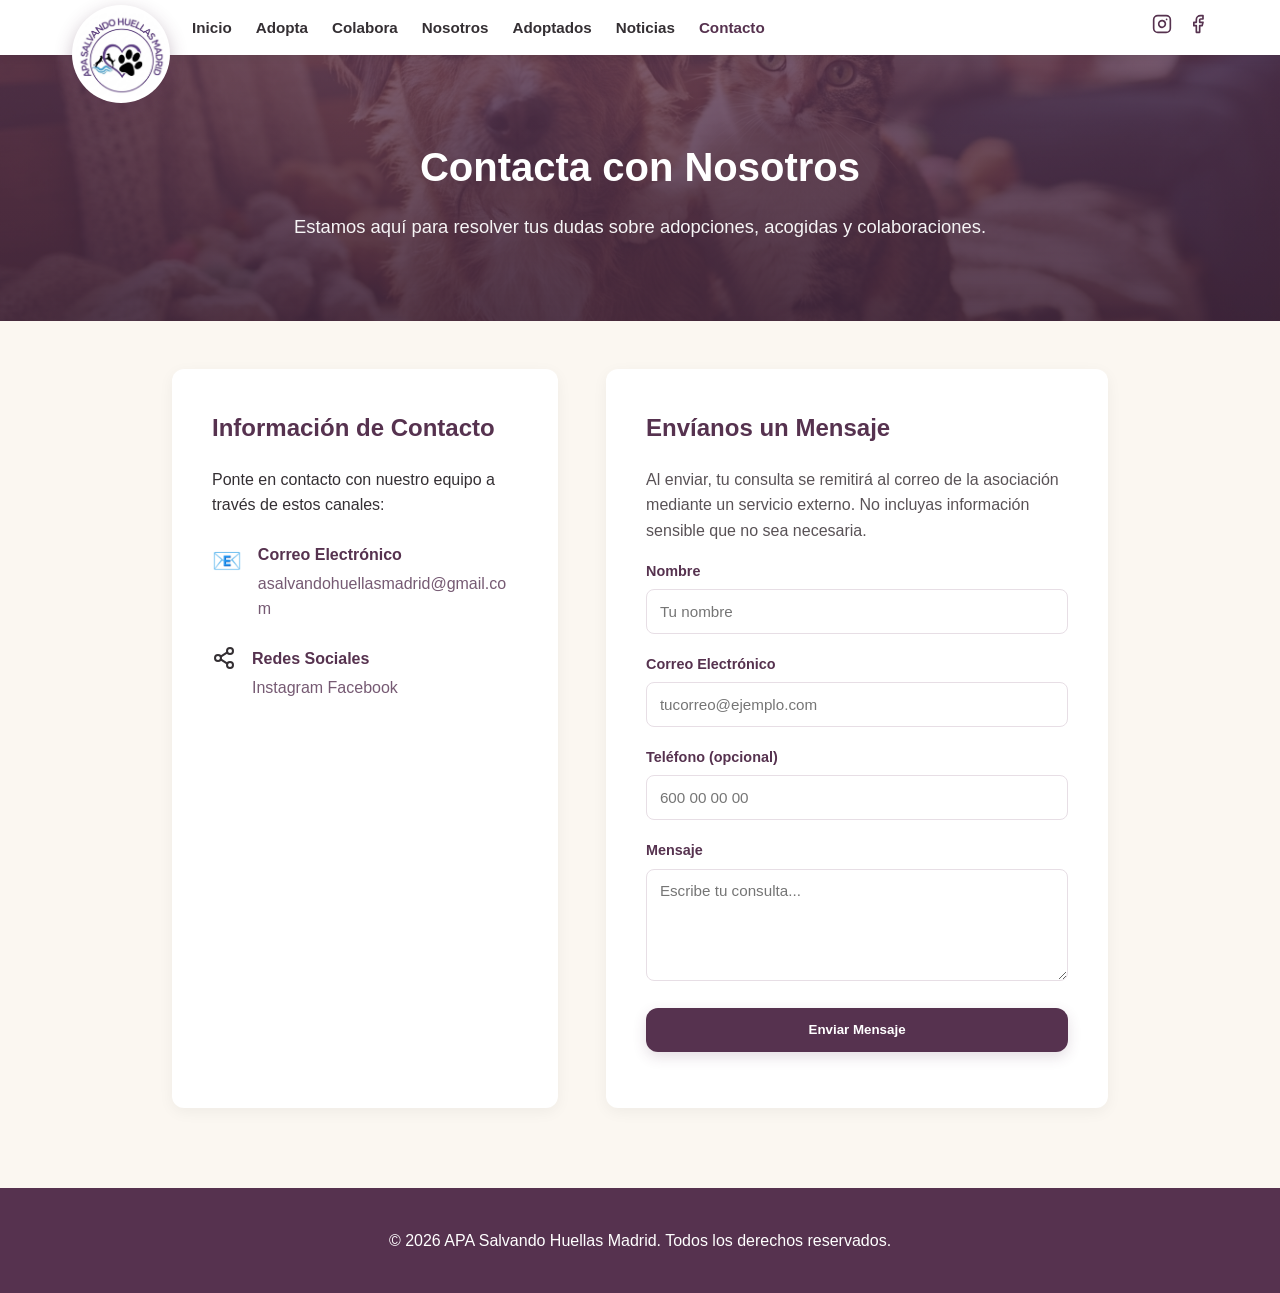
<file: contacto.html>
<!DOCTYPE html>
<html lang="es">
<head>
    <meta charset="UTF-8">
    <meta name="viewport" content="width=device-width, initial-scale=1.0">
    <title>Contacto - APA Salvando Huellas Madrid</title>
    <meta name="description" content="Contacta con APA Salvando Huellas Madrid para resolver dudas sobre adopciones, acogidas y colaboración.">
    <meta property="og:title" content="Contacto - APA Salvando Huellas Madrid">
    <meta property="og:description" content="Escríbenos para consultar sobre adopciones, acogidas y colaboración.">
    <meta property="og:type" content="website">
    <meta property="og:locale" content="es_ES">
    <link rel="icon" type="image/png" href="img/logo.png">
    <link rel="stylesheet" href="css/estilos.css">
    <script src="site.js"></script>
</head>
<body>

    <header>
        <div class="nav-container">
            <div class="nav-izquierda">
                <a href="index.html" class="logo-flotante" title="APA Salvando Huellas Madrid">
                    <img src="img/logo.png" alt="Logo APA Salvando Huellas Madrid">
                </a>
                <nav>
                    <ul>
                        <li><a href="index.html">Inicio</a></li>
                        <li><a href="adopta.html">Adopta</a></li>
                        <li><a href="ayuda.html">Colabora</a></li>
                        <li><a href="nosotros.html">Nosotros</a></li>
                        <li><a href="adoptados.html">Adoptados</a></li>
                        <li><a href="noticias.html">Noticias</a></li>
                        <li><a href="contacto.html" class="activo">Contacto</a></li>
                    </ul>
                </nav>
            </div>

            <div class="nav-derecha">
                <a href="https://www.instagram.com/asalvandohuellasmadrid/?hl=es" target="_blank" rel="noopener noreferrer" aria-label="Instagram" title="Instagram">
                    <svg width="20" height="20" viewBox="0 0 24 24" fill="none" stroke="currentColor" stroke-width="2" stroke-linecap="round" stroke-linejoin="round"><rect x="2" y="2" width="20" height="20" rx="5" ry="5"></rect><path d="M16 11.37A4 4 0 1 1 12.63 8 4 4 0 0 1 16 11.37z"></path><line x1="17.5" y1="6.5" x2="17.51" y2="6.5"></line></svg>
                </a>
                <a href="https://www.facebook.com/p/APA-Salvando-Huellas-Madrid-100081084556541/" target="_blank" rel="noopener noreferrer" aria-label="Facebook" title="Facebook">
                    <svg width="20" height="20" viewBox="0 0 24 24" fill="none" stroke="currentColor" stroke-width="2" stroke-linecap="round" stroke-linejoin="round"><path d="M18 2h-3a5 5 0 0 0-5 5v3H7v4h3v8h4v-8h3l1-4h-4V7a1 1 0 0 1 1-1h3z"></path></svg>
                </a>
            </div>
        </div>
    </header>

    <div class="page-header">
        <h1>Contacta con Nosotros</h1>
        <p>Estamos aquí para resolver tus dudas sobre adopciones, acogidas y colaboraciones.</p>
    </div>

    <main class="contacto-main">
        <div class="contacto-grid">
            
            <div class="contacto-info">
                <h2>Información de Contacto</h2>
                <p>Ponte en contacto con nuestro equipo a través de estos canales:</p>

                <div class="info-card">
                    <div class="info-icon">📧</div>
                    <div>
                        <h3>Correo Electrónico</h3>
                        <p><a href="mailto:asalvandohuellasmadrid@gmail.com">asalvandohuellasmadrid@gmail.com</a></p>
                    </div>
                </div>

                <div class="info-card">
                    <div class="info-icon" aria-hidden="true">
                        <svg viewBox="0 0 24 24" fill="none" stroke="currentColor" stroke-width="2" stroke-linecap="round" stroke-linejoin="round">
                            <circle cx="18" cy="5" r="3"></circle>
                            <circle cx="6" cy="12" r="3"></circle>
                            <circle cx="18" cy="19" r="3"></circle>
                            <path d="m8.7 10.7 6.6-4.4"></path>
                            <path d="m8.7 13.3 6.6 4.4"></path>
                        </svg>
                    </div>
                    <div>
                        <h3>Redes Sociales</h3>
                        <div class="social-links-inline">
                            <a href="https://www.instagram.com/asalvandohuellasmadrid/?hl=es" target="_blank" rel="noopener noreferrer">Instagram</a>
                            <a href="https://www.facebook.com/share/1FJwT4Q8pW/" target="_blank" rel="noopener noreferrer">Facebook</a>
                        </div>
                    </div>
                </div>
            </div>

            <div class="contacto-form-container">
                <h2>Envíanos un Mensaje</h2>
                <p id="formulario-ayuda" style="margin-bottom: 1rem; color: var(--color-texto-suave);">Al enviar, tu consulta se remitirá al correo de la asociación mediante un servicio externo. No incluyas información sensible que no sea necesaria.</p>
                <form action="https://formsubmit.co/asalvandohuellasmadrid@gmail.com" method="POST" data-contact-form class="form-contacto" aria-describedby="formulario-ayuda">
                    <input type="hidden" name="_subject" value="Nuevo mensaje desde la web de APA Salvando Huellas Madrid">
                    <input type="hidden" name="_next" value="https://asalvandohuellasmadrid.github.io/protectora-web/contacto.html?enviado=1">
                    <input type="text" name="_honey" tabindex="-1" autocomplete="off" style="display: none;">
                    <div class="form-group">
                        <label for="nombre">Nombre</label>
                        <input type="text" id="nombre" name="nombre" required placeholder="Tu nombre">
                    </div>

                    <div class="form-group">
                        <label for="email">Correo Electrónico</label>
                        <input type="email" id="email" name="email" required placeholder="tucorreo@ejemplo.com">
                    </div>

                    <div class="form-group">
                        <label for="telefono">Teléfono (opcional)</label>
                        <input type="tel" id="telefono" name="telefono" placeholder="600 00 00 00">
                    </div>

                    <div class="form-group">
                        <label for="mensaje">Mensaje</label>
                        <textarea id="mensaje" name="mensaje" rows="5" required placeholder="Escribe tu consulta..."></textarea>
                    </div>

                    <button type="submit" class="btn" style="width: 100%; border: none; cursor: pointer;">Enviar Mensaje</button>
                    <p id="estadoFormulario" role="status" aria-live="polite" style="margin-top: 1rem;"></p>
                </form>
            </div>

        </div>
    </main>

    <footer>
        <p>&copy; 2026 APA Salvando Huellas Madrid. Todos los derechos reservados.</p>
    </footer>
</body>
</html>
</file>
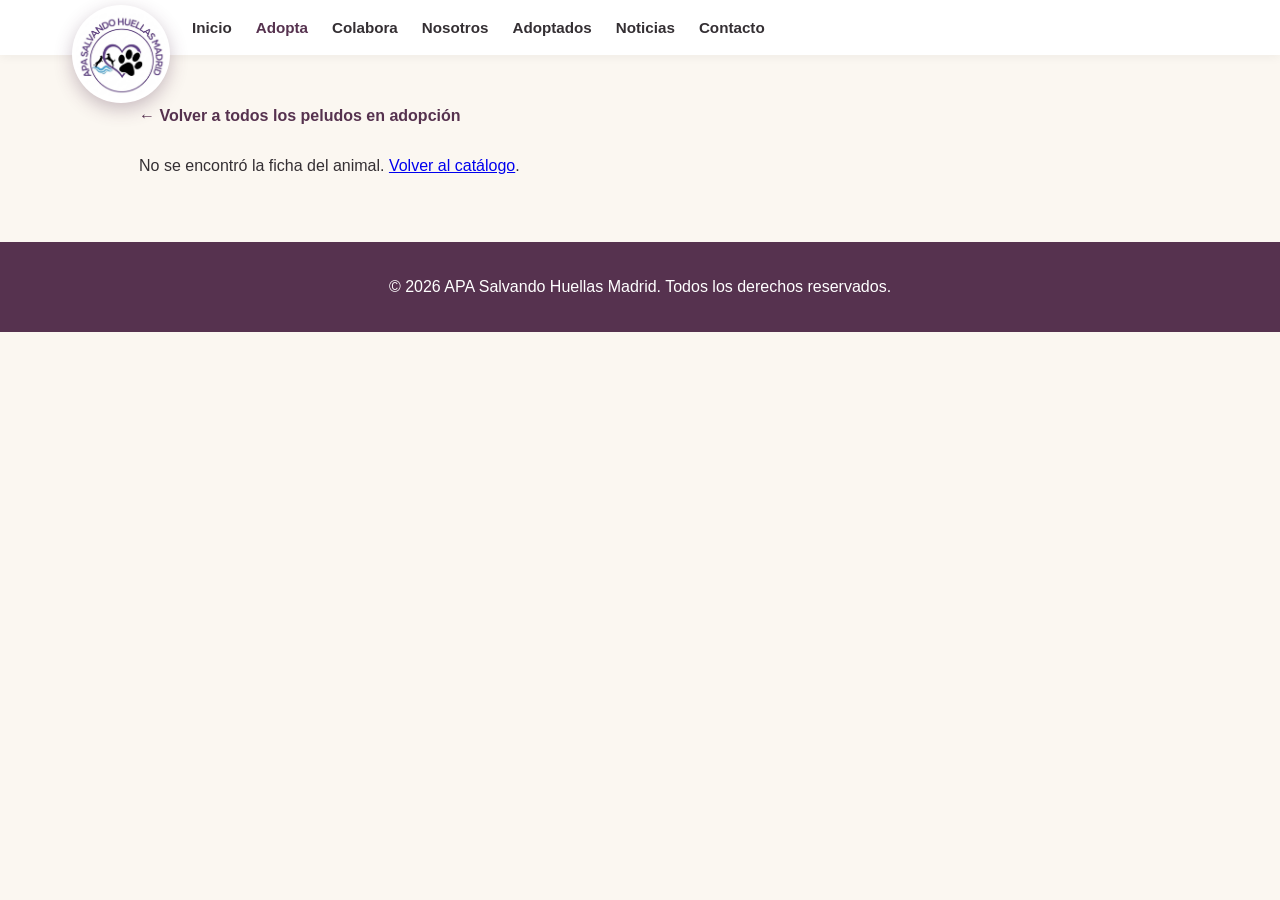
<file: ficha.html>
<!DOCTYPE html>
<html lang="es">
<head>
    <meta charset="UTF-8">
    <meta name="viewport" content="width=device-width, initial-scale=1.0">
    <title>Ficha de Adopción - APA Salvando Huellas Madrid</title>
    <meta name="description" content="Consulta la historia, características y proceso de adopción de este animal con APA Salvando Huellas Madrid.">
    <meta property="og:title" content="Ficha de adopción - APA Salvando Huellas Madrid">
    <meta property="og:description" content="Conoce su historia y cómo iniciar el proceso de adopción.">
    <meta property="og:type" content="article">
    <meta property="og:locale" content="es_ES">
    <link rel="icon" type="image/png" href="img/logo.png">
    <link rel="stylesheet" href="css/estilos.css">
    <script src="site.js"></script>
    <style>
        .ficha-contenedor {
            max-width: 1050px;
            margin: 3rem auto;
            padding: 0 1.5rem;
        }
        .btn-volver {
            display: inline-block;
            color: var(--color-principal);
            text-decoration: none;
            font-weight: bold;
            margin-bottom: 1.5rem;
        }
        .btn-volver:hover { text-decoration: underline; }
        .ficha-grid {
            display: grid;
            grid-template-columns: 1fr 1.2fr;
            gap: 2.5rem;
            background: white;
            padding: 2.5rem;
            border-radius: 16px;
            box-shadow: 0 4px 20px rgba(0,0,0,0.06);
        }
        @media (max-width: 768px) {
            .ficha-grid { grid-template-columns: 1fr; padding: 1.5rem; }
        }
        .galeria-principal {
            width: 100%;
            height: 380px;
            border-radius: 12px;
            overflow: hidden;
            background: var(--color-superficie-suave);
            margin-bottom: 1rem;
        }
        .galeria-principal img {
            width: 100%;
            height: 100%;
            object-fit: cover;
        }
        .galeria-miniaturas {
            display: flex;
            gap: 0.8rem;
            flex-wrap: wrap;
        }
        .miniatura {
            width: 75px;
            height: 75px;
            border-radius: 8px;
            object-fit: cover;
            cursor: pointer;
            border: 3px solid transparent;
            opacity: 0.75;
            transition: all 0.2s;
        }
        .miniatura-control {
            padding: 0;
            border: 0;
            border-radius: 8px;
            background: transparent;
            cursor: pointer;
        }
        .miniatura-control.activa .miniatura,
        .miniatura-control:hover .miniatura {
            border-color: var(--color-principal);
            opacity: 1;
        }
        .datos-tecnicos {
            display: grid;
            grid-template-columns: 1fr 1fr;
            gap: 0.8rem;
            background: var(--color-superficie-suave);
            padding: 1.2rem;
            border-radius: 10px;
            margin: 1.2rem 0;
            font-size: 0.95rem;
        }
        .datos-tecnicos div strong { color: var(--color-principal); }
        .historia-texto {
            color: var(--color-texto-suave);
            line-height: 1.7;
            white-space: pre-line;
            margin-bottom: 1.8rem;
        }
    </style>
</head>
<body>

    <header>
        <div class="nav-container">
            <div class="nav-izquierda">
                <a href="index.html" class="logo-flotante" title="APA Salvando Huellas Madrid">
                    <img src="img/logo.png" alt="Logo APA Salvando Huellas Madrid">
                </a>
                <nav>
                    <ul>
                        <li><a href="index.html">Inicio</a></li>
                        <li><a href="adopta.html" class="activo">Adopta</a></li>
                        <li><a href="ayuda.html">Colabora</a></li>
                        <li><a href="nosotros.html">Nosotros</a></li>
                        <li><a href="adoptados.html">Adoptados</a></li>
                        <li><a href="noticias.html">Noticias</a></li>
                        <li><a href="contacto.html">Contacto</a></li>
                    </ul>
                </nav>
            </div>
        </div>
    </header>

    <main class="ficha-contenedor">
        <a href="adopta.html" class="btn-volver">&larr; Volver a todos los peludos en adopción</a>
        <div id="contenidoFicha" aria-live="polite" aria-busy="true">Cargando ficha...</div>
    </main>

    <footer style="background: var(--color-principal); color: var(--color-blanco); text-align: center; padding: 2rem; margin-top: 4rem;">
        <p>&copy; 2026 APA Salvando Huellas Madrid. Todos los derechos reservados.</p>
    </footer>

    <script>
        const params = new URLSearchParams(window.location.search);
        const idParametro = params.get('id');
        const id = idParametro !== null && /^\d+$/.test(idParametro) ? Number(idParametro) : null;

        function escapeHTML(valor) {
            return String(valor == null ? '' : valor).replace(/[&<>"']/g, caracter => ({
                '&': '&amp;',
                '<': '&lt;',
                '>': '&gt;',
                '"': '&quot;',
                "'": '&#39;'
            })[caracter]);
        }

        fetch('datos/animales.json')
            .then(r => {
                if (!r.ok) throw new Error(`HTTP ${r.status}`);
                return r.json();
            })
            .then(datos => {
                const animal = Number.isInteger(id) && id >= 0 ? datos[id] : null;
                const contenido = document.getElementById('contenidoFicha');
                if (!animal) {
                    contenido.setAttribute('aria-busy', 'false');
                    contenido.innerHTML = '<p role="alert">No se encontró la ficha del animal. <a href="adopta.html">Volver al catálogo</a>.</p>';
                    return;
                }

                document.title = `${animal.nombre} - Busca su familia | APA Salvando Huellas Madrid`;
                document.querySelector('meta[name="description"]').setAttribute('content', `Conoce a ${animal.nombre}, su historia y cómo iniciar su proceso de adopción.`);
                document.querySelector('meta[property="og:title"]').setAttribute('content', `${animal.nombre} - APA Salvando Huellas Madrid`);
                document.querySelector('meta[property="og:description"]').setAttribute('content', animal.subtitulo || 'Conoce su historia y cómo iniciar el proceso de adopción.');

                const esPerro = (animal.especie || '').toLowerCase().includes('perro');
                const enlaceForm = esPerro 
                    ? 'https://docs.google.com/forms/d/e/1FAIpQLSeNgK9dBC3e8Nv4xgf6OJTSwXre_onuglV04QcsGLMIJBMWdA/viewform?usp=header' 
                    : 'https://docs.google.com/forms/d/e/1FAIpQLSccw9qkx4_vQivaRchsD4_r8EiMo2wWt8z2Nt9zDNnROLEuzA/viewform?usp=sf_link';

                const fotos = (animal.fotos && animal.fotos.length > 0) ? animal.fotos : [animal.foto || 'img/logo.png'];
                const miniaturasHTML = fotos.length > 1 
                    ? fotos.map((f, i) => `<button type="button" class="miniatura-control ${i === 0 ? 'activa' : ''}" data-foto="${i}" aria-label="Ver foto ${i + 1} de ${escapeHTML(animal.nombre)}" aria-pressed="${i === 0}"><img src="${escapeHTML(f)}" class="miniatura" alt="" loading="lazy" decoding="async"></button>`).join('')
                    : '';

                contenido.setAttribute('aria-busy', 'false');
                contenido.innerHTML = `
                    <div class="ficha-grid">
                        <div>
                            <div class="galeria-principal">
                                <img id="fotoGrande" src="${escapeHTML(fotos[0])}" alt="${escapeHTML(animal.nombre)}" decoding="async">
                            </div>
                            <div class="galeria-miniaturas">${miniaturasHTML}</div>
                        </div>

                        <div>
                            <span style="background: var(--color-principal); color: var(--color-blanco); padding: 4px 14px; border-radius: 20px; font-size: 0.85rem; font-weight: bold;">${esPerro ? 'Perro en adopción' : 'Gato en adopción'}</span>
                            <h1 style="color: var(--color-principal); margin: 0.8rem 0 0.3rem; font-size: 2.1rem;">${escapeHTML(animal.nombre)} – Busca su familia</h1>
                            <p style="color: var(--color-acento); font-weight: bold; font-size: 1.05rem;">${escapeHTML(animal.subtitulo)}</p>

                            <div class="datos-tecnicos">
                                <div><strong>Edad:</strong> ${escapeHTML(animal.edad || 'Consultar')}</div>
                                <div><strong>Sexo:</strong> ${escapeHTML(animal.sexo || 'Consultar')}</div>
                                <div><strong>Carácter:</strong> ${escapeHTML(animal.caracter || 'Cariñoso')}</div>
                                <div><strong>Convivencia:</strong> ${escapeHTML(animal.convivencia || 'Consultar')}</div>
                                <div style="grid-column: 1 / -1;"><strong>Zona de adopción:</strong> ${escapeHTML(animal.ubicacion || 'Madrid y Cantabria')}</div>
                            </div>

                            <h3 style="color: var(--color-principal); margin-bottom: 0.6rem;">Su historia</h3>
                            <div class="historia-texto">${escapeHTML(animal.historiaCompleta || animal.descripcion)}</div>

                            <div style="background: var(--color-superficie-suave); padding: 1.3rem; border-radius: 10px; text-align: center;">
                                <p style="color: var(--color-principal); font-weight: bold; margin-bottom: 1rem;">¿Quieres darle a ${escapeHTML(animal.nombre)} la oportunidad que tanto merece?</p>
                                <a href="${enlaceForm}" target="_blank" rel="noopener noreferrer" class="btn btn-ficha">Rellenar Cuestionario de Preadopción</a>
                            </div>
                        </div>
                    </div>
                `;

                contenido.querySelectorAll('.miniatura-control').forEach(control => {
                    control.addEventListener('click', function () {
                        document.getElementById('fotoGrande').src = fotos[Number(control.dataset.foto)];
                        contenido.querySelectorAll('.miniatura-control').forEach(miniatura => {
                            miniatura.classList.remove('activa');
                            miniatura.setAttribute('aria-pressed', 'false');
                        });
                        control.classList.add('activa');
                        control.setAttribute('aria-pressed', 'true');
                    });
                });
            })
            .catch(error => {
                console.error('No se pudo cargar la ficha del animal.', error);
                const contenido = document.getElementById('contenidoFicha');
                contenido.setAttribute('aria-busy', 'false');
                contenido.innerHTML = '<p role="alert">No se pudo cargar la ficha. Inténtalo de nuevo más tarde. <a href="adopta.html">Volver al catálogo</a>.</p>';
            });
    </script>
</body>
</html>
</file>
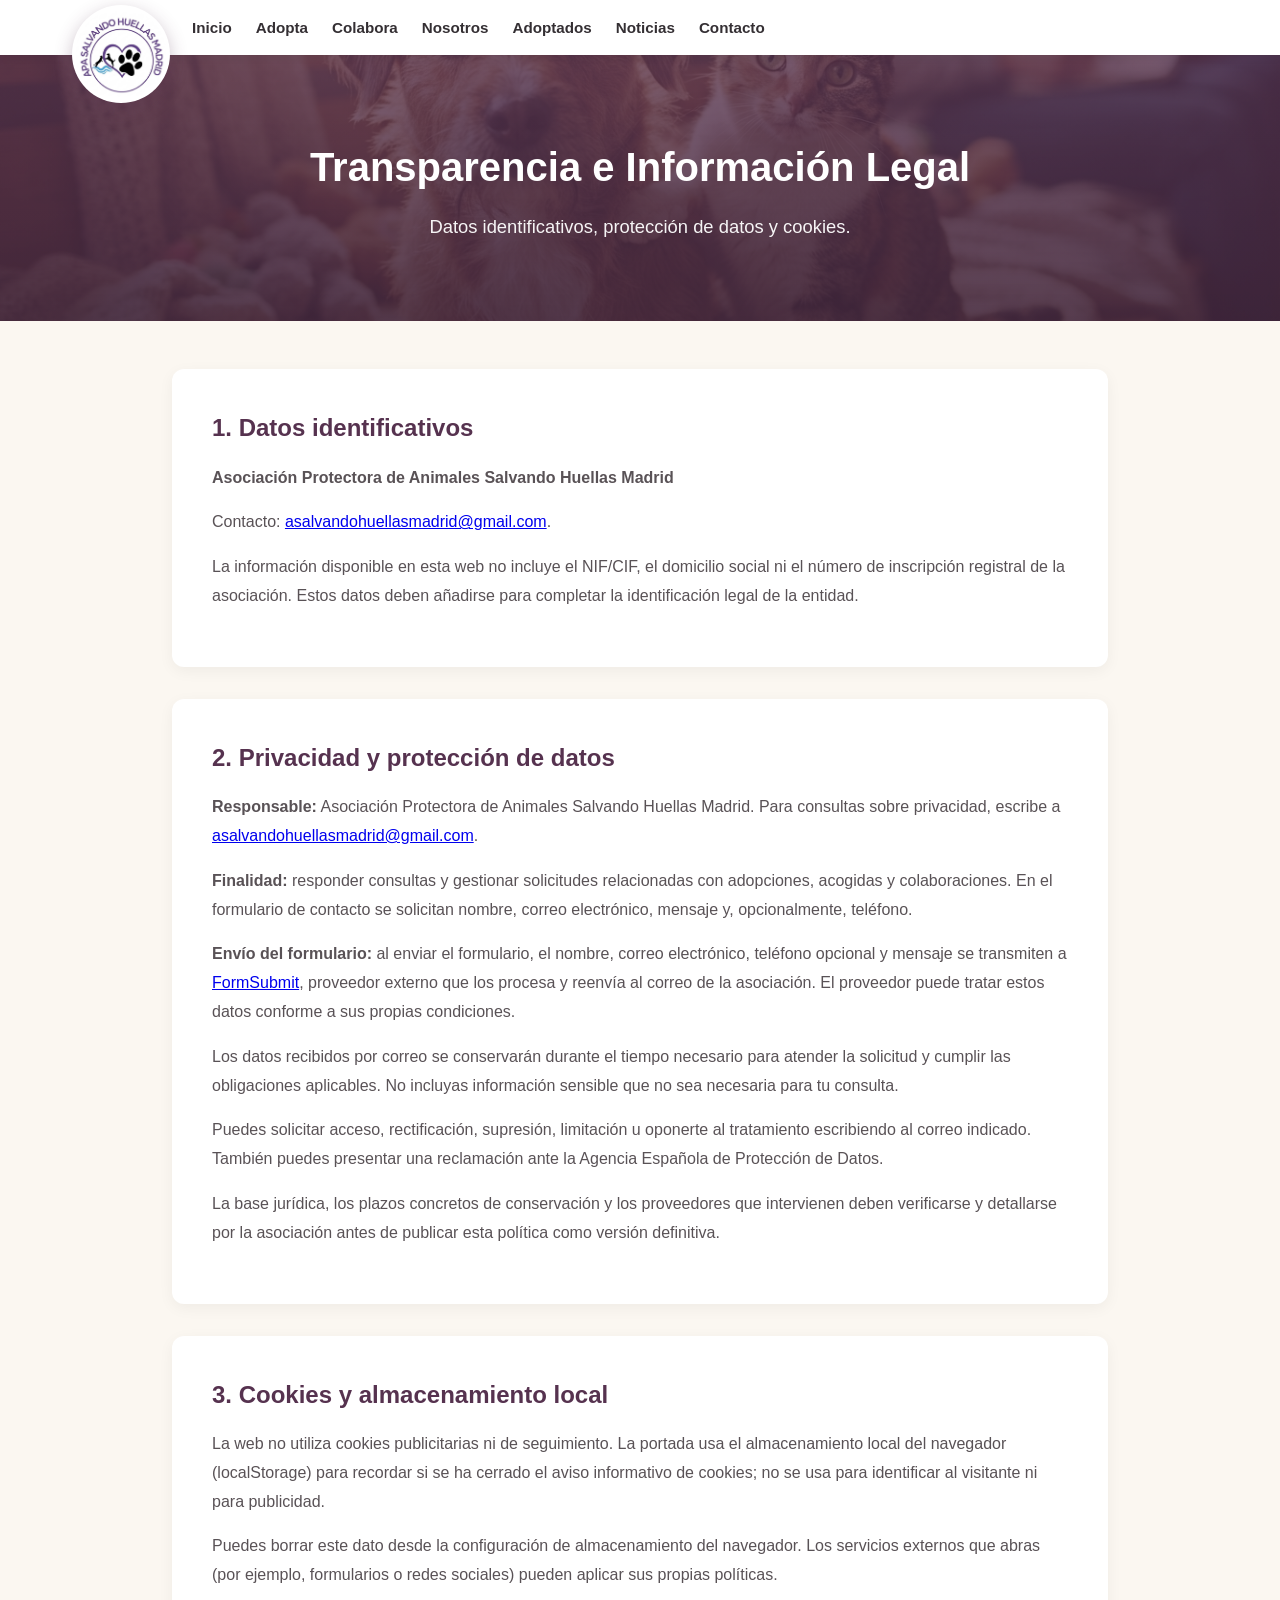
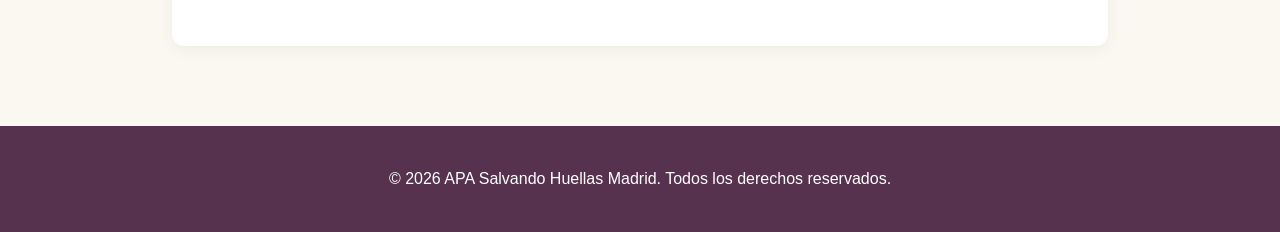
<file: legal.html>
<!DOCTYPE html>
<html lang="es">
<head>
    <meta charset="UTF-8">
    <meta name="viewport" content="width=device-width, initial-scale=1.0">
    <title>Información Legal - APA Salvando Huellas Madrid</title>
    <meta name="description" content="Consulta la información legal, privacidad y uso de almacenamiento local de APA Salvando Huellas Madrid.">
    <meta property="og:title" content="Información legal - APA Salvando Huellas Madrid">
    <meta property="og:description" content="Información sobre la asociación, privacidad y cookies.">
    <meta property="og:type" content="website">
    <meta property="og:locale" content="es_ES">
    <link rel="icon" type="image/png" href="img/logo.png">
    <link rel="stylesheet" href="css/estilos.css">
    <script src="site.js"></script>
</head>
<body>

    <header>
        <div class="nav-container">
            <div class="nav-izquierda">
                <a href="index.html" class="logo-flotante" title="APA Salvando Huellas Madrid">
                    <img src="img/logo.png" alt="Logo APA Salvando Huellas Madrid">
                </a>
                <nav>
                    <ul>
                        <li><a href="index.html">Inicio</a></li>
                        <li><a href="adopta.html">Adopta</a></li>
                        <li><a href="ayuda.html">Colabora</a></li>
                        <li><a href="nosotros.html">Nosotros</a></li>
                        <li><a href="adoptados.html">Adoptados</a></li>
                        <li><a href="noticias.html">Noticias</a></li>
                        <li><a href="contacto.html">Contacto</a></li>
                    </ul>
                </nav>
            </div>
        </div>
    </header>

    <div class="page-header">
        <h1>Transparencia e Información Legal</h1>
        <p>Datos identificativos, protección de datos y cookies.</p>
    </div>

    <main class="seccion-nosotros">
        <section class="bloque-historia" id="aviso-legal">
            <h2>1. Datos identificativos</h2>
            <p><strong>Asociación Protectora de Animales Salvando Huellas Madrid</strong></p>
            <p>Contacto: <a href="mailto:asalvandohuellasmadrid@gmail.com">asalvandohuellasmadrid@gmail.com</a>.</p>
            <p>La información disponible en esta web no incluye el NIF/CIF, el domicilio social ni el número de inscripción registral de la asociación. Estos datos deben añadirse para completar la identificación legal de la entidad.</p>
        </section>

        <section class="bloque-historia" id="privacidad" style="margin-top: 2rem;">
            <h2>2. Privacidad y protección de datos</h2>
            <p><strong>Responsable:</strong> Asociación Protectora de Animales Salvando Huellas Madrid. Para consultas sobre privacidad, escribe a <a href="mailto:asalvandohuellasmadrid@gmail.com">asalvandohuellasmadrid@gmail.com</a>.</p>
            <p><strong>Finalidad:</strong> responder consultas y gestionar solicitudes relacionadas con adopciones, acogidas y colaboraciones. En el formulario de contacto se solicitan nombre, correo electrónico, mensaje y, opcionalmente, teléfono.</p>
            <p><strong>Envío del formulario:</strong> al enviar el formulario, el nombre, correo electrónico, teléfono opcional y mensaje se transmiten a <a href="https://formsubmit.co/" target="_blank" rel="noopener noreferrer">FormSubmit</a>, proveedor externo que los procesa y reenvía al correo de la asociación. El proveedor puede tratar estos datos conforme a sus propias condiciones.</p>
            <p>Los datos recibidos por correo se conservarán durante el tiempo necesario para atender la solicitud y cumplir las obligaciones aplicables. No incluyas información sensible que no sea necesaria para tu consulta.</p>
            <p>Puedes solicitar acceso, rectificación, supresión, limitación u oponerte al tratamiento escribiendo al correo indicado. También puedes presentar una reclamación ante la Agencia Española de Protección de Datos.</p>
            <p>La base jurídica, los plazos concretos de conservación y los proveedores que intervienen deben verificarse y detallarse por la asociación antes de publicar esta política como versión definitiva.</p>
        </section>

        <section class="bloque-historia" id="cookies" style="margin-top: 2rem;">
            <h2>3. Cookies y almacenamiento local</h2>
            <p>La web no utiliza cookies publicitarias ni de seguimiento. La portada usa el almacenamiento local del navegador (<code>localStorage</code>) para recordar si se ha cerrado el aviso informativo de cookies; no se usa para identificar al visitante ni para publicidad.</p>
            <p>Puedes borrar este dato desde la configuración de almacenamiento del navegador. Los servicios externos que abras (por ejemplo, formularios o redes sociales) pueden aplicar sus propias políticas.</p>
        </section>
    </main>

    <footer>
        <p>&copy; 2026 APA Salvando Huellas Madrid. Todos los derechos reservados.</p>
    </footer>
</body>
</html>
</file>
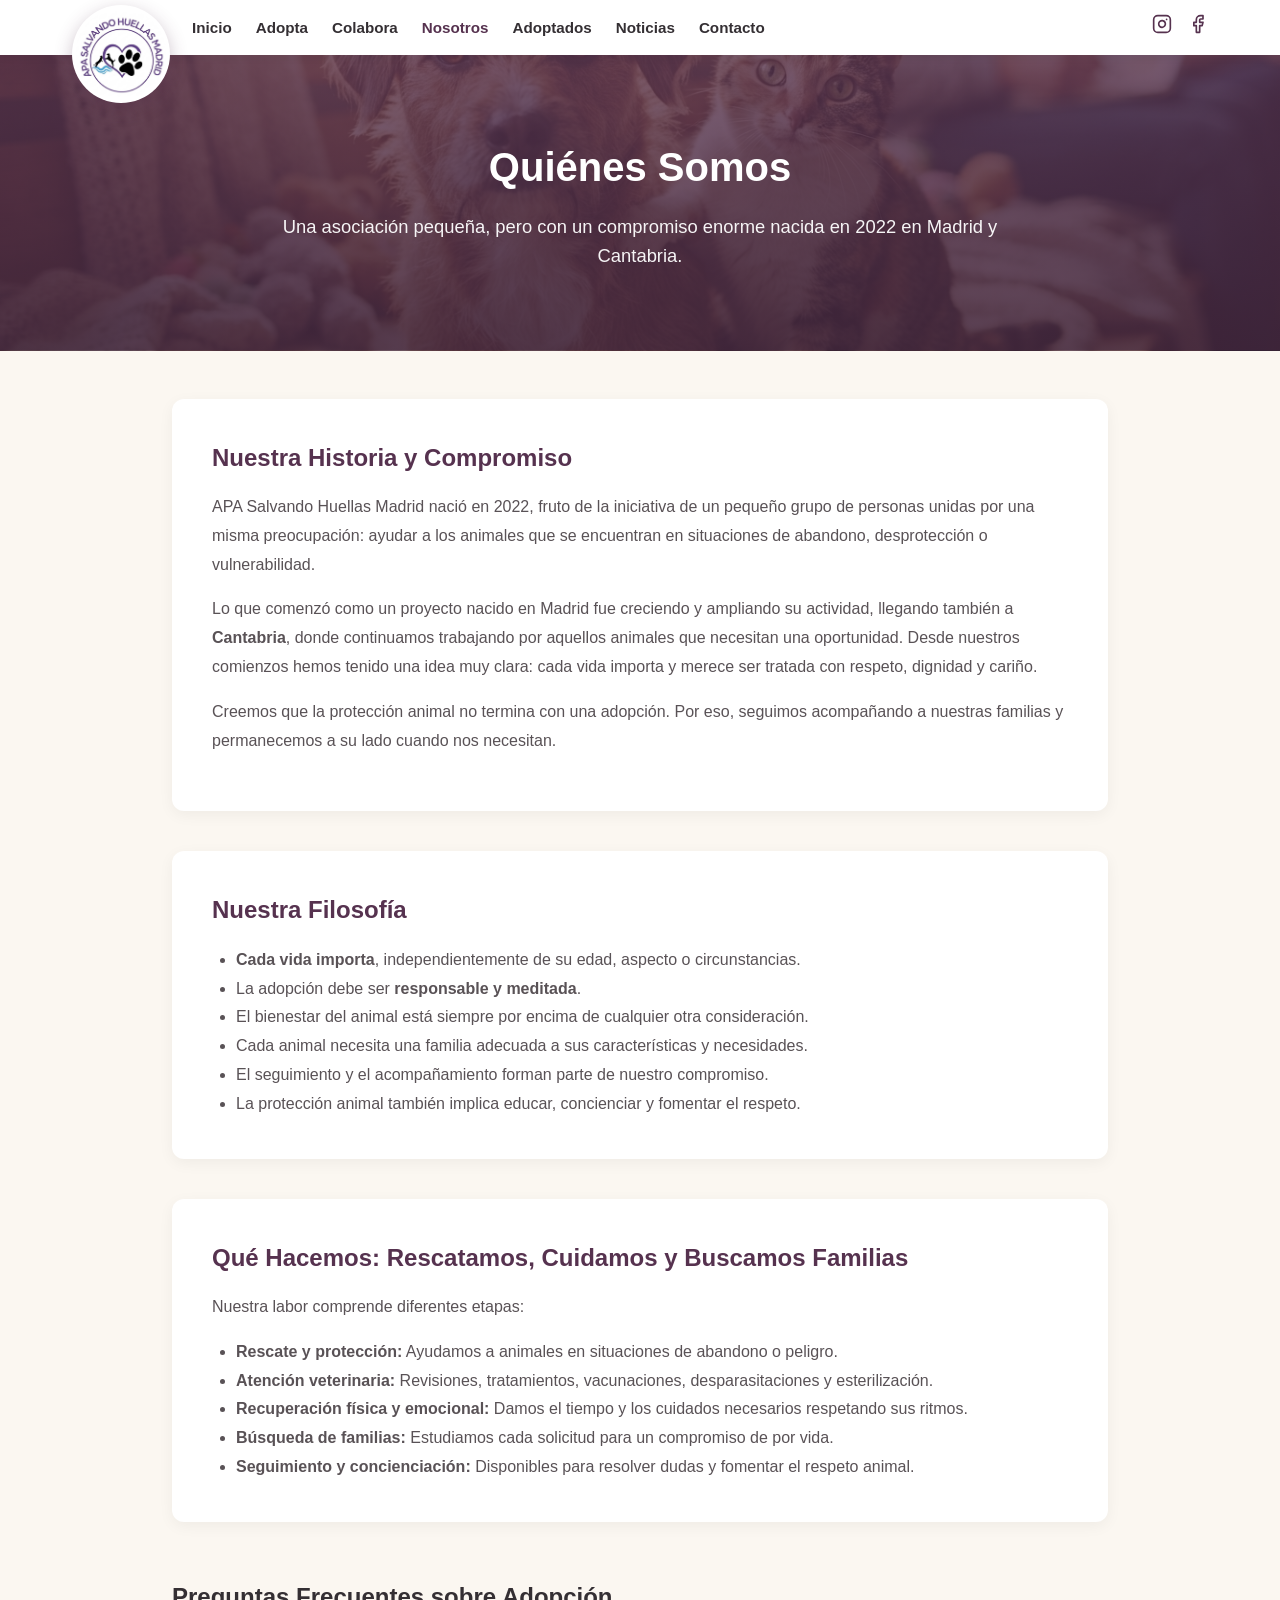
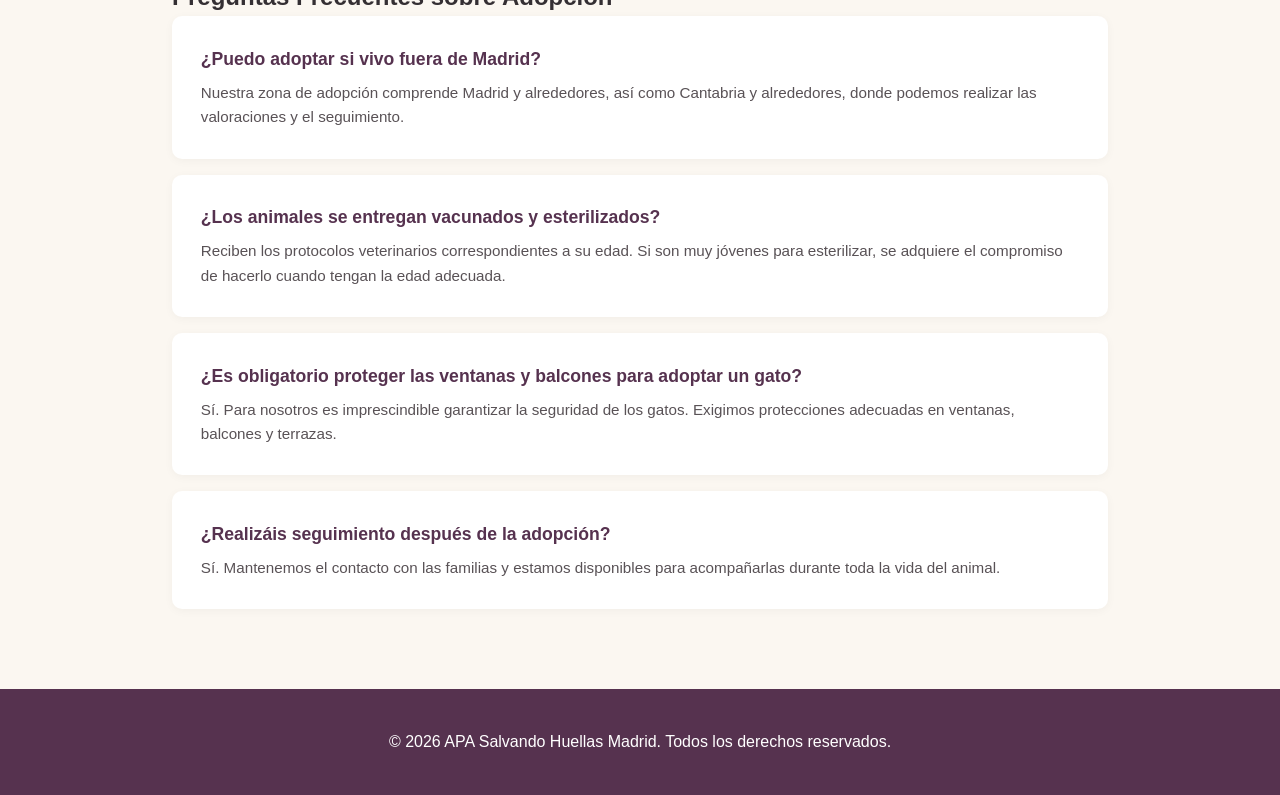
<file: nosotros.html>
<!DOCTYPE html>
<html lang="es">
<head>
    <meta charset="UTF-8">
    <meta name="viewport" content="width=device-width, initial-scale=1.0">
    <title>Quiénes Somos - APA Salvando Huellas Madrid</title>
    <meta name="description" content="Conoce la historia, filosofía y labor de APA Salvando Huellas Madrid en la protección y adopción responsable de animales.">
    <meta property="og:title" content="Quiénes somos - APA Salvando Huellas Madrid">
    <meta property="og:description" content="Nuestra historia y compromiso con el rescate y bienestar animal.">
    <meta property="og:type" content="website">
    <meta property="og:locale" content="es_ES">
    <link rel="icon" type="image/png" href="img/logo.png">
    <link rel="stylesheet" href="css/estilos.css">
    <script src="site.js"></script>
</head>
<body>

    <header>
        <div class="nav-container">
            <div class="nav-izquierda">
                <a href="index.html" class="logo-flotante" title="APA Salvando Huellas Madrid">
                    <img src="img/logo.png" alt="Logo APA Salvando Huellas Madrid">
                </a>
                <nav>
                    <ul>
                        <li><a href="index.html">Inicio</a></li>
                        <li><a href="adopta.html">Adopta</a></li>
                        <li><a href="ayuda.html">Colabora</a></li>
                        <li><a href="nosotros.html" class="activo">Nosotros</a></li>
                        <li><a href="adoptados.html">Adoptados</a></li>
                        <li><a href="noticias.html">Noticias</a></li>
                        <li><a href="contacto.html">Contacto</a></li>
                    </ul>
                </nav>
            </div>

            <div class="nav-derecha">
                <a href="https://www.instagram.com/asalvandohuellasmadrid/?hl=es" target="_blank" rel="noopener noreferrer" aria-label="Instagram" title="Instagram">
                    <svg width="20" height="20" viewBox="0 0 24 24" fill="none" stroke="currentColor" stroke-width="2" stroke-linecap="round" stroke-linejoin="round"><rect x="2" y="2" width="20" height="20" rx="5" ry="5"></rect><path d="M16 11.37A4 4 0 1 1 12.63 8 4 4 0 0 1 16 11.37z"></path><line x1="17.5" y1="6.5" x2="17.51" y2="6.5"></line></svg>
                </a>
                <a href="https://www.facebook.com/share/1FJwT4Q8pW/" target="_blank" rel="noopener noreferrer" aria-label="Facebook" title="Facebook">
                    <svg width="20" height="20" viewBox="0 0 24 24" fill="none" stroke="currentColor" stroke-width="2" stroke-linecap="round" stroke-linejoin="round"><path d="M18 2h-3a5 5 0 0 0-5 5v3H7v4h3v8h4v-8h3l1-4h-4V7a1 1 0 0 1 1-1h3z"></path></svg>
                </a>
            </div>
        </div>
    </header>

    <div class="page-header">
        <h1>Quiénes Somos</h1>
        <p>Una asociación pequeña, pero con un compromiso enorme nacida en 2022 en Madrid y Cantabria.</p>
    </div>

    <main class="seccion-nosotros">
        
        <section class="bloque-historia">
            <h2>Nuestra Historia y Compromiso</h2>
            <p>APA Salvando Huellas Madrid nació en 2022, fruto de la iniciativa de un pequeño grupo de personas unidas por una misma preocupación: ayudar a los animales que se encuentran en situaciones de abandono, desprotección o vulnerabilidad.</p>
            <p>Lo que comenzó como un proyecto nacido en Madrid fue creciendo y ampliando su actividad, llegando también a <strong>Cantabria</strong>, donde continuamos trabajando por aquellos animales que necesitan una oportunidad. Desde nuestros comienzos hemos tenido una idea muy clara: cada vida importa y merece ser tratada con respeto, dignidad y cariño.</p>
            <p>Creemos que la protección animal no termina con una adopción. Por eso, seguimos acompañando a nuestras familias y permanecemos a su lado cuando nos necesitan.</p>
        </section>

        <section class="bloque-historia" style="margin-top: 2.5rem;">
            <h2>Nuestra Filosofía</h2>
            <ul style="margin-left: 1.5rem; color: var(--color-texto-suave); line-height: 1.8;">
                <li><strong>Cada vida importa</strong>, independientemente de su edad, aspecto o circunstancias.</li>
                <li>La adopción debe ser <strong>responsable y meditada</strong>.</li>
                <li>El bienestar del animal está siempre por encima de cualquier otra consideración.</li>
                <li>Cada animal necesita una familia adecuada a sus características y necesidades.</li>
                <li>El seguimiento y el acompañamiento forman parte de nuestro compromiso.</li>
                <li>La protección animal también implica educar, concienciar y fomentar el respeto.</li>
            </ul>
        </section>

        <section class="bloque-historia" style="margin-top: 2.5rem;">
            <h2>Qué Hacemos: Rescatamos, Cuidamos y Buscamos Familias</h2>
            <p>Nuestra labor comprende diferentes etapas:</p>
            <ul style="margin-left: 1.5rem; color: var(--color-texto-suave); line-height: 1.8;">
                <li><strong>Rescate y protección:</strong> Ayudamos a animales en situaciones de abandono o peligro.</li>
                <li><strong>Atención veterinaria:</strong> Revisiones, tratamientos, vacunaciones, desparasitaciones y esterilización.</li>
                <li><strong>Recuperación física y emocional:</strong> Damos el tiempo y los cuidados necesarios respetando sus ritmos.</li>
                <li><strong>Búsqueda de familias:</strong> Estudiamos cada solicitud para un compromiso de por vida.</li>
                <li><strong>Seguimiento y concienciación:</strong> Disponibles para resolver dudas y fomentar el respeto animal.</li>
            </ul>
        </section>

        <section class="seccion-faq" style="margin-top: 3.5rem;">
            <h2>Preguntas Frecuentes sobre Adopción</h2>
            
            <div class="faq-item">
                <h3>¿Puedo adoptar si vivo fuera de Madrid?</h3>
                <p>Nuestra zona de adopción comprende Madrid y alrededores, así como Cantabria y alrededores, donde podemos realizar las valoraciones y el seguimiento.</p>
            </div>

            <div class="faq-item">
                <h3>¿Los animales se entregan vacunados y esterilizados?</h3>
                <p>Reciben los protocolos veterinarios correspondientes a su edad. Si son muy jóvenes para esterilizar, se adquiere el compromiso de hacerlo cuando tengan la edad adecuada.</p>
            </div>

            <div class="faq-item">
                <h3>¿Es obligatorio proteger las ventanas y balcones para adoptar un gato?</h3>
                <p>Sí. Para nosotros es imprescindible garantizar la seguridad de los gatos. Exigimos protecciones adecuadas en ventanas, balcones y terrazas.</p>
            </div>

            <div class="faq-item">
                <h3>¿Realizáis seguimiento después de la adopción?</h3>
                <p>Sí. Mantenemos el contacto con las familias y estamos disponibles para acompañarlas durante toda la vida del animal.</p>
            </div>
        </section>

    </main>

    <footer>
        <p>&copy; 2026 APA Salvando Huellas Madrid. Todos los derechos reservados.</p>
    </footer>
</body>
</html>
</file>
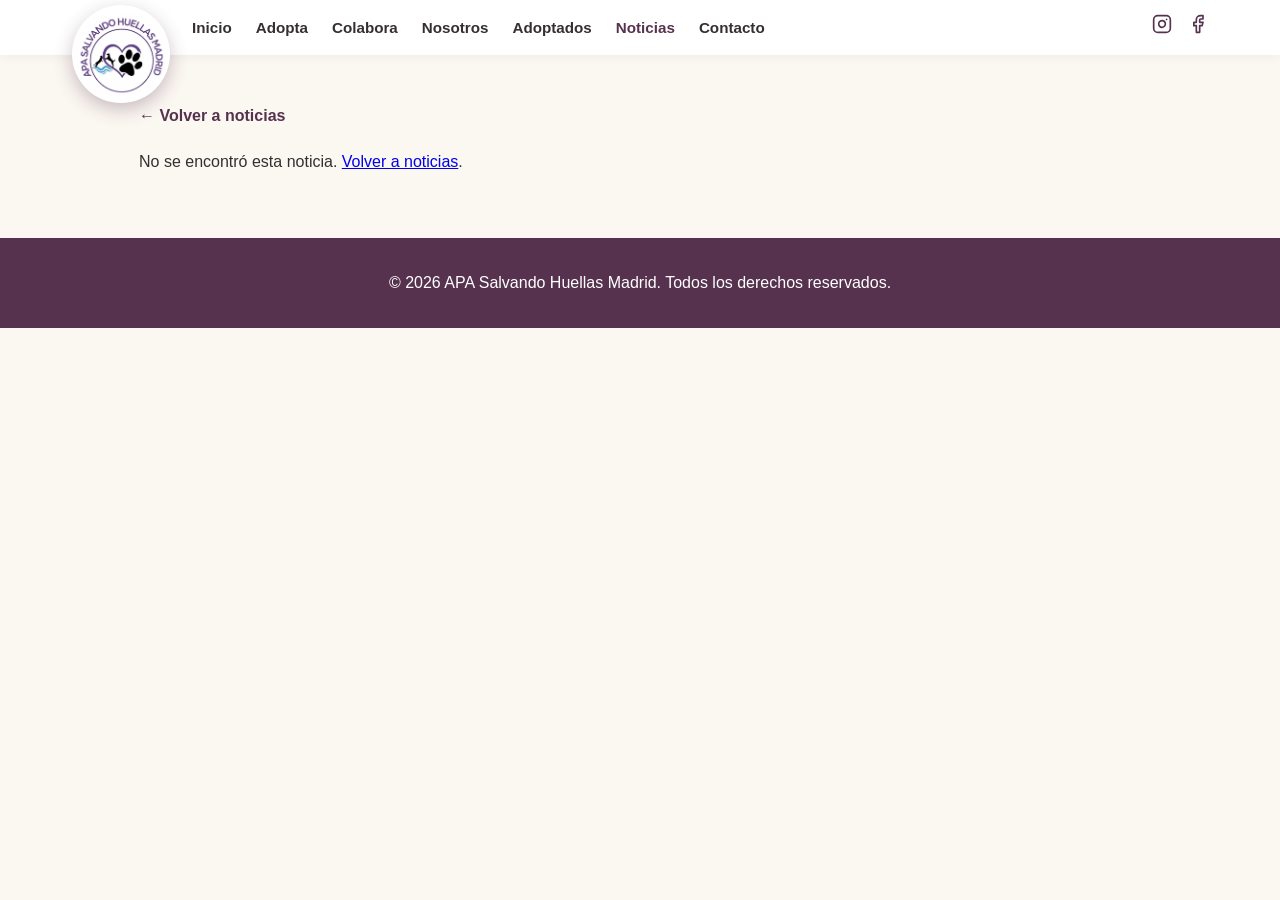
<file: noticia.html>
<!DOCTYPE html>
<html lang="es">
<head>
    <meta charset="UTF-8">
    <meta name="viewport" content="width=device-width, initial-scale=1.0">
    <title>Noticia - APA Salvando Huellas Madrid</title>
    <meta name="description" content="Lee la noticia completa de APA Salvando Huellas Madrid.">
    <meta property="og:title" content="Noticia - APA Salvando Huellas Madrid">
    <meta property="og:description" content="Actualidad, rescates y campañas de nuestra asociación.">
    <meta property="og:type" content="article">
    <meta property="og:locale" content="es_ES">
    <link rel="icon" type="image/png" href="img/logo.png">
    <link rel="stylesheet" href="css/estilos.css">
    <script src="site.js"></script>
</head>
<body>
    <header>
        <div class="nav-container">
            <div class="nav-izquierda">
                <a href="index.html" class="logo-flotante" title="APA Salvando Huellas Madrid">
                    <img src="img/logo.png" alt="Logo APA Salvando Huellas Madrid">
                </a>
                <nav>
                    <ul>
                        <li><a href="index.html">Inicio</a></li>
                        <li><a href="adopta.html">Adopta</a></li>
                        <li><a href="ayuda.html">Colabora</a></li>
                        <li><a href="nosotros.html">Nosotros</a></li>
                        <li><a href="adoptados.html">Adoptados</a></li>
                        <li><a href="noticias.html" class="activo">Noticias</a></li>
                        <li><a href="contacto.html">Contacto</a></li>
                    </ul>
                </nav>
            </div>
            <div class="nav-derecha">
                <a href="https://www.instagram.com/asalvandohuellasmadrid/?hl=es" target="_blank" rel="noopener noreferrer" aria-label="Instagram" title="Instagram">
                    <svg width="20" height="20" viewBox="0 0 24 24" fill="none" stroke="currentColor" stroke-width="2" stroke-linecap="round" stroke-linejoin="round"><rect x="2" y="2" width="20" height="20" rx="5" ry="5"></rect><path d="M16 11.37A4 4 0 1 1 12.63 8 4 4 0 0 1 16 11.37z"></path><line x1="17.5" y1="6.5" x2="17.51" y2="6.5"></line></svg>
                </a>
                <a href="https://www.facebook.com/p/APA-Salvando-Huellas-Madrid-100081084556541/" target="_blank" rel="noopener noreferrer" aria-label="Facebook" title="Facebook">
                    <svg width="20" height="20" viewBox="0 0 24 24" fill="none" stroke="currentColor" stroke-width="2" stroke-linecap="round" stroke-linejoin="round"><path d="M18 2h-3a5 5 0 0 0-5 5v3H7v4h3v8h4v-8h3l1-4h-4V7a1 1 0 0 1 1-1h3z"></path></svg>
                </a>
            </div>
        </div>
    </header>

    <main class="detalle-contenedor">
        <a href="noticias.html" class="detalle-volver">&larr; Volver a noticias</a>
        <div id="contenidoNoticia" aria-live="polite" aria-busy="true">Cargando noticia...</div>
    </main>

    <footer style="background: var(--color-principal); color: var(--color-blanco); text-align: center; padding: 2rem; margin-top: 4rem;">
        <p>&copy; 2026 APA Salvando Huellas Madrid. Todos los derechos reservados.</p>
    </footer>

    <script>
        const parametros = new URLSearchParams(window.location.search);
        const idParametro = parametros.get('id');
        const idNoticia = idParametro !== null && /^\d+$/.test(idParametro) ? Number(idParametro) : null;

        function escapeHTML(valor) {
            return String(valor == null ? '' : valor).replace(/[&<>"']/g, caracter => ({
                '&': '&amp;',
                '<': '&lt;',
                '>': '&gt;',
                '"': '&quot;',
                "'": '&#39;'
            })[caracter]);
        }

        fetch('datos/noticias.json')
            .then(respuesta => {
                if (!respuesta.ok) throw new Error(`HTTP ${respuesta.status}`);
                return respuesta.json();
            })
            .then(datos => {
                const noticia = Number.isInteger(idNoticia) && idNoticia >= 0 ? datos[idNoticia] : null;
                const contenido = document.getElementById('contenidoNoticia');
                contenido.setAttribute('aria-busy', 'false');

                if (!noticia) {
                    contenido.innerHTML = '<p role="alert">No se encontró esta noticia. <a href="noticias.html">Volver a noticias</a>.</p>';
                    return;
                }

                const titulo = noticia.titulo || 'Noticia';
                document.title = `${titulo} | APA Salvando Huellas Madrid`;
                document.querySelector('meta[name="description"]').setAttribute('content', noticia.resumen || titulo);
                document.querySelector('meta[property="og:title"]').setAttribute('content', `${titulo} - APA Salvando Huellas Madrid`);
                document.querySelector('meta[property="og:description"]').setAttribute('content', noticia.resumen || titulo);

                contenido.innerHTML = `
                    <article class="detalle-card">
                        <img class="detalle-imagen" src="${escapeHTML(noticia.foto || 'img/logo.png')}" alt="${escapeHTML(titulo)}" decoding="async">
                        <div>
                            <span class="detalle-etiqueta">${escapeHTML(noticia.fecha || 'Actualidad')}</span>
                            <h1 class="detalle-titulo">${escapeHTML(titulo)}</h1>
                            <div class="detalle-texto">${escapeHTML(noticia.contenido || noticia.resumen)}</div>
                        </div>
                    </article>
                `;
            })
            .catch(error => {
                console.error('No se pudo cargar la noticia.', error);
                const contenido = document.getElementById('contenidoNoticia');
                contenido.setAttribute('aria-busy', 'false');
                contenido.innerHTML = '<p role="alert">No se pudo cargar la noticia. Inténtalo de nuevo más tarde. <a href="noticias.html">Volver a noticias</a>.</p>';
            });
    </script>
</body>
</html>
</file>
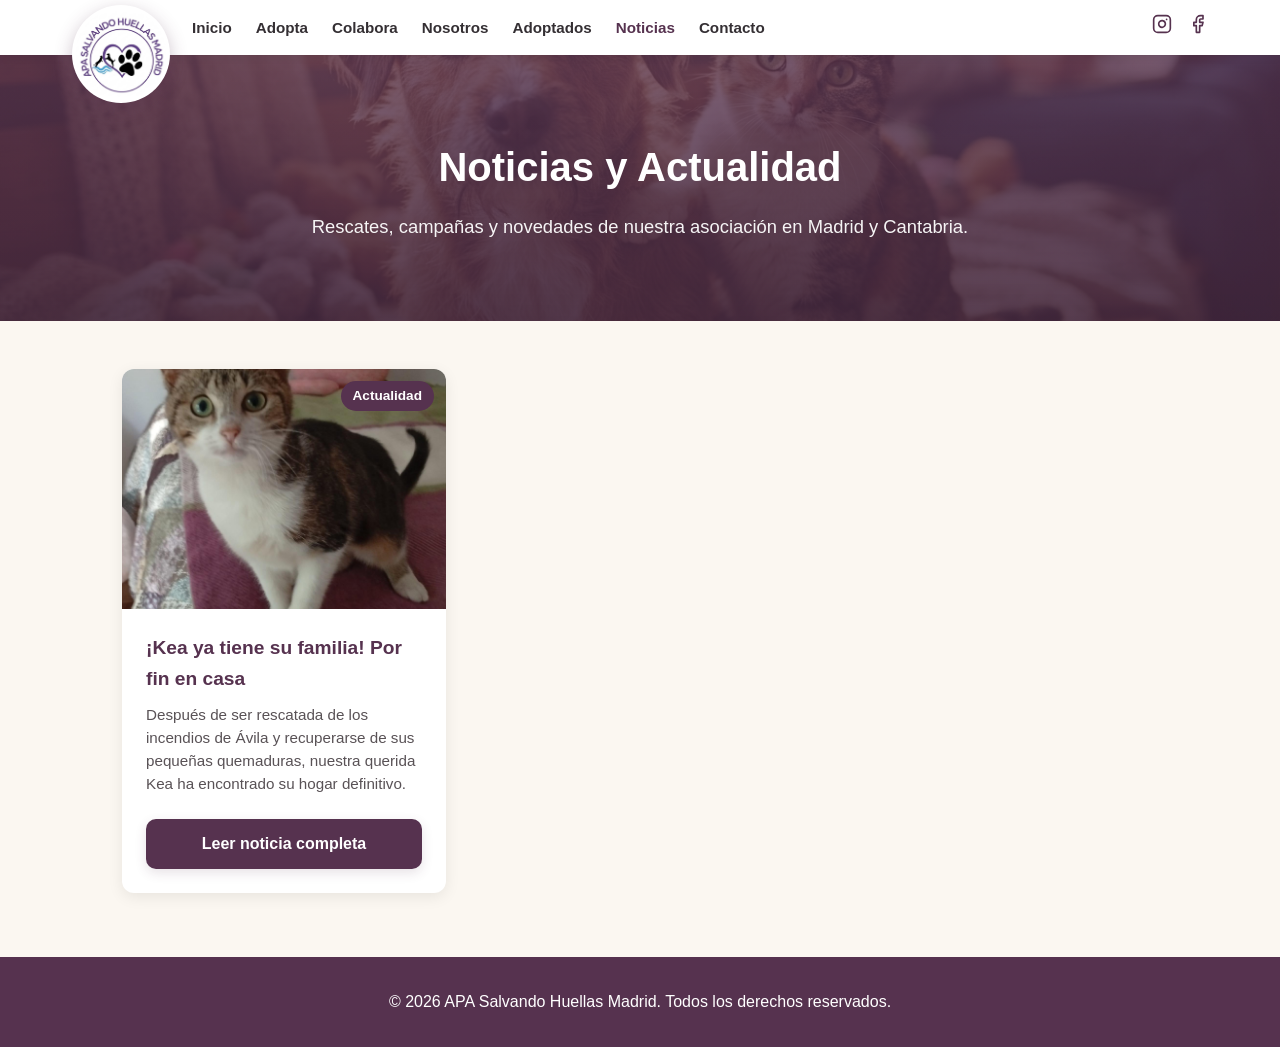
<file: noticias.html>
<!DOCTYPE html>
<html lang="es">
<head>
    <meta charset="UTF-8">
    <meta name="viewport" content="width=device-width, initial-scale=1.0">
    <title>Noticias y Actualidad - APA Salvando Huellas Madrid</title>
    <meta name="description" content="Lee noticias, rescates, campañas y novedades de APA Salvando Huellas Madrid.">
    <meta property="og:title" content="Noticias - APA Salvando Huellas Madrid">
    <meta property="og:description" content="Actualidad, rescates y campañas de nuestra asociación.">
    <meta property="og:type" content="website">
    <meta property="og:locale" content="es_ES">
    <link rel="icon" type="image/png" href="img/logo.png">
    <link rel="stylesheet" href="css/estilos.css">
    <script src="site.js"></script>
</head>
<body>

    <header>
        <div class="nav-container">
            <div class="nav-izquierda">
                <a href="index.html" class="logo-flotante" title="APA Salvando Huellas Madrid">
                    <img src="img/logo.png" alt="Logo APA Salvando Huellas Madrid">
                </a>
                <nav>
                    <ul>
                        <li><a href="index.html">Inicio</a></li>
                        <li><a href="adopta.html">Adopta</a></li>
                        <li><a href="ayuda.html">Colabora</a></li>
                        <li><a href="nosotros.html">Nosotros</a></li>
                        <li><a href="adoptados.html">Adoptados</a></li>
                        <li><a href="noticias.html" class="activo">Noticias</a></li>
                        <li><a href="contacto.html">Contacto</a></li>
                    </ul>
                </nav>
            </div>

            <div class="nav-derecha">
                <a href="https://www.instagram.com/asalvandohuellasmadrid/?hl=es" target="_blank" rel="noopener noreferrer" aria-label="Instagram" title="Instagram">
                    <svg width="20" height="20" viewBox="0 0 24 24" fill="none" stroke="currentColor" stroke-width="2" stroke-linecap="round" stroke-linejoin="round"><rect x="2" y="2" width="20" height="20" rx="5" ry="5"></rect><path d="M16 11.37A4 4 0 1 1 12.63 8 4 4 0 0 1 16 11.37z"></path><line x1="17.5" y1="6.5" x2="17.51" y2="6.5"></line></svg>
                </a>
                <a href="https://www.facebook.com/p/APA-Salvando-Huellas-Madrid-100081084556541/" target="_blank" rel="noopener noreferrer" aria-label="Facebook" title="Facebook">
                    <svg width="20" height="20" viewBox="0 0 24 24" fill="none" stroke="currentColor" stroke-width="2" stroke-linecap="round" stroke-linejoin="round"><path d="M18 2h-3a5 5 0 0 0-5 5v3H7v4h3v8h4v-8h3l1-4h-4V7a1 1 0 0 1 1-1h3z"></path></svg>
                </a>
            </div>
        </div>
    </header>

    <div class="page-header">
        <h1>Noticias y Actualidad</h1>
        <p>Rescates, campañas y novedades de nuestra asociación en Madrid y Cantabria.</p>
    </div>

    <main class="seccion-noticias" style="max-width: 1100px; margin: 3rem auto; padding: 0 2rem;">
        <div class="grid-noticias" id="gridNoticias" aria-live="polite" aria-busy="true" style="display: grid; grid-template-columns: repeat(auto-fill, minmax(320px, 1fr)); gap: 2rem;">Cargando noticias...</div>
    </main>

    <footer style="background: var(--color-principal); color: var(--color-blanco); text-align: center; padding: 2rem; margin-top: 4rem;">
        <p>&copy; 2026 APA Salvando Huellas Madrid. Todos los derechos reservados.</p>
    </footer>

    <script>
        function escapeHTML(valor) {
            return String(valor == null ? '' : valor).replace(/[&<>"']/g, caracter => ({
                '&': '&amp;',
                '<': '&lt;',
                '>': '&gt;',
                '"': '&quot;',
                "'": '&#39;'
            })[caracter]);
        }

        fetch('datos/noticias.json')
            .then(respuesta => {
                if (!respuesta.ok) throw new Error(`HTTP ${respuesta.status}`);
                return respuesta.json();
            })
            .then(datos => {
                const contenedor = document.getElementById('gridNoticias');
                contenedor.innerHTML = '';
                contenedor.setAttribute('aria-busy', 'false');
                if (datos.length === 0) {
                    contenedor.innerHTML = '<p style="grid-column: 1/-1; text-align: center;">Todavía no hay noticias publicadas.</p>';
                    return;
                }
                datos.forEach((noticia, indice) => {
                    contenedor.innerHTML += `
                        <article class="card-noticia" style="background: white; border-radius: 12px; overflow: hidden; box-shadow: 0 4px 15px rgba(0,0,0,0.08); display: flex; flex-direction: column;">
                            <div class="noticia-img">
                                <img src="${escapeHTML(noticia.foto)}" alt="${escapeHTML(noticia.titulo)}" loading="lazy" decoding="async">
                                <span class="badge-fecha" style="position: absolute; top: 12px; right: 12px; background: var(--color-principal); color: var(--color-blanco); padding: 4px 12px; border-radius: 20px; font-size: 0.85rem; font-weight: bold; z-index: 2;">${escapeHTML(noticia.fecha)}</span>
                            </div>
                            <div class="noticia-content" style="padding: 1.5rem; display: flex; flex-direction: column; flex-grow: 1;">
                                <h3 style="color: var(--color-principal); margin-bottom: 0.6rem; font-size: 1.2rem;">${escapeHTML(noticia.titulo)}</h3>
                                <p style="color: var(--color-texto-suave); font-size: 0.95rem; line-height: 1.5; margin-bottom: 1.5rem; flex-grow: 1;">${escapeHTML(noticia.resumen)}</p>
                                <a href="noticia.html?id=${indice}" class="btn-card">Leer noticia completa</a>
                            </div>
                        </article>
                    `;
                });
            })
            .catch(error => {
                console.error('No se pudieron cargar las noticias.', error);
                const contenedor = document.getElementById('gridNoticias');
                contenedor.setAttribute('aria-busy', 'false');
                contenedor.innerHTML = '<p role="alert" style="grid-column: 1/-1; text-align: center;">No se pudieron cargar las noticias. Inténtalo de nuevo más tarde.</p>';
            });
    </script>
</body>
</html>
</file>
<file: css/estilos.css>
/* ===========================
   ESTILOS GENERALES Y VARIABLES
   =========================== */
:root {
    --color-principal: #56324f;
    --color-principal-hover: #42263d;
    --color-secundario: #765a73;
    --color-acento: #a85535;
    --color-acento-hover: #8e452b;
    --color-fondo: #fbf7f1;
    --color-superficie-suave: #f2ebf1;
    --color-texto: #342f33;
    --color-texto-suave: #595256;
    --color-borde: #e7dee5;
    --color-blanco: #ffffff;
    --color-principal-rgb: 86, 50, 79;
}

* {
    margin: 0;
    padding: 0;
    box-sizing: border-box;
    font-family: 'Segoe UI', Tahoma, Geneva, Verdana, sans-serif;
}

body {
    background-color: var(--color-fondo);
    color: var(--color-texto);
    line-height: 1.6;
}

/* ===========================
   NAVEGACIÓN (HEADER) ULTRA FINA Y LOGO GRANDE
   =========================== */
header {
    background-color: var(--color-blanco);
    box-shadow: 0 2px 10px rgba(0, 0, 0, 0.05);
    position: sticky;
    top: 0;
    z-index: 1000;
    height: 55px; /* Altura fina de la barra */
}

.nav-container {
    max-width: 1200px;
    height: 100%;
    margin: 0 auto;
    padding: 0 2rem;
    display: flex;
    justify-content: space-between;
    align-items: center;
    position: relative;
}

.nav-izquierda {
    display: flex;
    align-items: center;
    gap: 2rem;
    height: 100%;
}

.logo-flotante {
    display: inline-block;
    position: absolute; /* Flota sin alterar la altura de la barra fina */
    top: 5px;          
    left: 2rem;
    background: white;
    border-radius: 50%;
    padding: 4px;
    box-shadow: 0 6px 18px rgba(var(--color-principal-rgb), 0.3);
    transition: transform 0.3s ease, box-shadow 0.3s ease;
    z-index: 1010;
}

.logo-flotante img {
    height: 90px; /* Logo grande y protagonista */
    width: 90px;  /* Ancho fijo circular perfecto */
    object-fit: cover;
    border-radius: 50%;
    display: block;
}

.logo-flotante:hover {
    transform: scale(1.08) rotate(-2deg);
    box-shadow: 0 8px 22px rgba(var(--color-principal-rgb), 0.4);
}

nav {
    height: 100%;
    margin-left: 120px; /* Margen mayor para que el logo grande NO tape el botón de Inicio */
}

nav ul {
    list-style: none;
    display: flex;
    gap: 1.5rem;
    height: 100%;
    align-items: center;
}

nav ul li a {
    text-decoration: none;
    color: var(--color-texto);
    font-weight: 600;
    font-size: 0.95rem;
    transition: color 0.2s;
}

nav ul li a:hover,
nav ul li a.activo {
    color: var(--color-principal);
}

.nav-derecha {
    display: flex;
    gap: 1rem;
    align-items: center;
    height: 100%;
}

.nav-derecha a {
    color: var(--color-principal);
    transition: transform 0.2s;
}

.nav-derecha a:hover {
    transform: scale(1.1);
}

.menu-toggle {
    display: none;
    border: 1px solid var(--color-principal);
    border-radius: 8px;
    background: var(--color-blanco);
    color: var(--color-principal);
    padding: 0.4rem 0.7rem;
    font-size: 1.2rem;
    cursor: pointer;
}

a:focus-visible,
button:focus-visible,
input:focus-visible,
textarea:focus-visible {
    outline: 3px solid var(--color-acento);
    outline-offset: 3px;
}

/* ===========================
   ENCABEZADOS DE PÁGINA (PAGE-HEADER)
   =========================== */
.page-header {
    background: linear-gradient(rgba(var(--color-principal-rgb), 0.78), rgba(66, 38, 61, 0.88)), url('../img/header-adopta.jpg');
    background-size: cover;
    background-position: center;
    color: white;
    text-align: center;
    padding: 5rem 2rem;
    margin-bottom: 3rem;
}

.page-header h1 {
    font-size: 2.5rem;
    margin-bottom: 0.8rem;
    color: var(--color-blanco);
}

.page-header p {
    font-size: 1.15rem;
    max-width: 750px;
    margin: 0 auto;
    opacity: 0.95;
    line-height: 1.6;
}

/* ===========================
   SECCIÓN HERO (INICIO)
   =========================== */
.hero {
    position: relative;
    overflow: hidden;
    padding: 4.5rem 2rem 5rem;
    background:
        radial-gradient(ellipse at 82% 18%, rgba(168, 85, 53, 0.24), transparent 29rem),
        linear-gradient(120deg, #42263d 0%, var(--color-principal) 58%, #765a73 100%);
}

.hero-contenido {
    max-width: 1180px;
    margin: 0 auto;
    display: grid;
    grid-template-columns: minmax(0, 1fr) minmax(0, 0.96fr);
    gap: 4rem;
    align-items: center;
}

.hero-texto {
    position: relative;
    z-index: 1;
}

.hero-etiqueta,
.inicio-ceja,
.banner-etiqueta {
    display: inline-flex;
    align-items: center;
    gap: 0.5rem;
    color: var(--color-acento);
    font-size: 0.82rem;
    font-weight: 800;
    letter-spacing: 0.1em;
    text-transform: uppercase;
}

.hero-etiqueta {
    margin-bottom: 1.1rem !important;
}

.hero .hero-etiqueta {
    display: flex;
    width: fit-content;
    color: #f1c2a8;
}

.hero-etiqueta span {
    font-size: 1.1rem;
}

.hero-visual {
    position: relative;
    padding: 0 1.2rem 1.2rem 0;
}

.hero-visual::before {
    content: "";
    position: absolute;
    right: 0;
    bottom: 0;
    width: 72%;
    height: 74%;
    border-radius: 48% 48% 24px 24px;
    background: #e7d8e4;
}

.hero-visual > img {
    position: relative;
    display: block;
    width: 100%;
    aspect-ratio: 1.05;
    object-fit: cover;
    object-position: center;
    border-radius: 46% 46% 24px 24px;
    box-shadow: 0 22px 55px rgba(var(--color-principal-rgb), 0.18);
}

.hero-sello {
    position: absolute;
    right: -0.5rem;
    bottom: 2rem;
    display: flex;
    align-items: center;
    gap: 0.8rem;
    padding: 0.9rem 1.15rem;
    border: 1px solid rgba(var(--color-principal-rgb), 0.08);
    border-radius: 16px;
    background: var(--color-blanco);
    box-shadow: 0 12px 30px rgba(var(--color-principal-rgb), 0.16);
}

.hero-sello-icono {
    display: grid;
    width: 42px;
    height: 42px;
    flex: 0 0 42px;
    place-items: center;
    border-radius: 50%;
    background: var(--color-superficie-suave);
    color: var(--color-acento);
    font-size: 1.25rem;
}

.hero-sello strong,
.hero-sello small {
    display: block;
}

.hero-sello strong {
    color: var(--color-principal);
    font-size: 0.94rem;
}

.hero-sello small {
    margin-top: 0.1rem;
    color: var(--color-texto-suave);
    font-size: 0.78rem;
}

.hero h1 {
    max-width: 640px;
    margin-bottom: 1.1rem;
    color: var(--color-blanco);
    font-size: clamp(2.6rem, 4.7vw, 4.2rem);
    line-height: 1.06;
    letter-spacing: -0.045em;
}

.hero p {
    max-width: 560px;
    margin: 0 0 1.8rem;
    color: rgba(255, 255, 255, 0.9);
    font-size: 1.12rem;
    line-height: 1.75;
}

.hero-botones {
    display: flex;
    justify-content: flex-start;
    gap: 1rem;
    flex-wrap: wrap;
}

.hero p.hero-nota {
    margin: 1.4rem 0 0;
    color: rgba(255, 255, 255, 0.8);
    font-size: 0.88rem;
}

.hero-nota span {
    color: var(--color-acento);
}

.btn {
    background-color: var(--color-principal);
    color: var(--color-blanco);
    padding: 0.9rem 2rem;
    border-radius: 12px;
    text-decoration: none;
    font-weight: bold;
    transition: background-color 0.2s, box-shadow 0.2s;
    border: none;
    cursor: pointer;
    box-shadow: 0 5px 14px rgba(var(--color-principal-rgb), 0.16);
}

.btn:hover {
    background-color: var(--color-principal-hover);
    box-shadow: 0 8px 18px rgba(var(--color-principal-rgb), 0.24);
}

.hero .btn:not(.btn-secundario) {
    background-color: var(--color-acento);
}

.hero .btn:not(.btn-secundario):hover {
    background-color: var(--color-acento-hover);
}

.btn-secundario {
    background-color: transparent;
    border: 2px solid white;
    box-shadow: none;
}

.btn-secundario:hover {
    background-color: var(--color-blanco);
    color: var(--color-principal);
    box-shadow: none;
}

.btn-adopcion {
    padding: 0.8rem 1.5rem;
}

.btn-ficha {
    display: inline-block;
    padding: 0.9rem 1.8rem;
    font-size: 1.05rem;
}

/* ===========================
   SECCIONES Y TARJETAS
   =========================== */
.seccion {
    max-width: 1100px;
    margin: 4rem auto;
    padding: 0 2rem;
    text-align: center;
}

.seccion-inicio {
    max-width: 1180px;
    margin-top: 5rem;
    margin-bottom: 5rem;
}

.inicio-presentacion {
    max-width: 700px;
    margin: 0 auto;
}

.inicio-ceja {
    margin-bottom: 0.65rem;
}

.seccion h2 {
    color: var(--color-principal);
    font-size: 2.2rem;
    margin-bottom: 1.5rem;
}

.inicio-presentacion h2 {
    margin-bottom: 0.8rem;
    font-size: clamp(1.9rem, 3.2vw, 2.55rem);
    letter-spacing: -0.025em;
}

.inicio-presentacion > p {
    color: var(--color-texto-suave);
    font-size: 1.05rem;
}

.inicio-presentacion > p.inicio-compromiso {
    max-width: 650px;
    margin: 1.1rem auto 0;
    padding: 1rem 1.3rem;
    border: 1px solid rgba(var(--color-principal-rgb), 0.1);
    border-radius: 14px;
    background: rgba(var(--color-principal-rgb), 0.045);
    color: var(--color-principal);
    font-size: 0.98rem;
    font-style: italic;
    font-weight: 600;
}

.grid-inicio-cards {
    display: grid;
    grid-template-columns: repeat(3, minmax(0, 1fr));
    gap: 1.4rem;
    margin-top: 2.6rem;
    text-align: left;
}

.card-inicio-mini {
    position: relative;
    overflow: hidden;
    background: var(--color-blanco);
    padding: 1.8rem;
    border: 1px solid var(--color-borde);
    border-radius: 18px;
    box-shadow: 0 8px 26px rgba(var(--color-principal-rgb), 0.06);
    transition: transform 0.2s ease, box-shadow 0.2s ease;
}

.card-inicio-mini:hover {
    transform: translateY(-5px);
    box-shadow: 0 15px 34px rgba(var(--color-principal-rgb), 0.12);
}

.inicio-card-icono {
    display: grid;
    width: 58px;
    height: 58px;
    margin-bottom: 1.25rem;
    place-items: center;
    border-radius: 18px;
}

.inicio-card-icono svg {
    width: 34px;
    height: 34px;
}

.icono-adopta {
    background: #f7e9e4;
    color: var(--color-acento);
}

.icono-acogida {
    background: #eee8f0;
    color: var(--color-principal);
}

.icono-colabora {
    background: #f5efdf;
    color: #94733d;
}

.card-inicio-mini h3 {
    color: var(--color-principal);
    margin-bottom: 0.55rem;
    font-size: 1.18rem;
}

.card-inicio-mini p {
    min-height: 4.5rem;
    color: var(--color-texto-suave);
    font-size: 0.95rem;
    line-height: 1.65;
}

.enlace-card {
    display: inline-block;
    margin-top: 1rem;
    color: var(--color-secundario);
    font-weight: bold;
    text-decoration: none;
}

.enlace-card:hover {
    text-decoration: underline;
}

/* ===========================
   BANNER EMOTIVO
   =========================== */
.banner-emotivo {
    max-width: 1180px;
    margin: 4rem auto 5rem;
    padding: 1.1rem;
    display: grid;
    grid-template-columns: minmax(0, 0.92fr) minmax(0, 1.08fr);
    align-items: center;
    gap: 1.4rem;
    border-radius: 28px;
    background: linear-gradient(135deg, var(--color-principal), #765a73);
    color: var(--color-blanco);
    box-shadow: 0 18px 42px rgba(var(--color-principal-rgb), 0.16);
}

.banner-foto {
    height: 350px;
    overflow: hidden;
    border-radius: 20px;
}

.banner-foto img {
    width: 100%;
    height: 100%;
    display: block;
    object-fit: cover;
    object-position: center 42%;
}

.banner-contenido {
    padding: 2rem clamp(1rem, 4vw, 3.5rem) 2rem 1.4rem;
}

.banner-etiqueta {
    margin-bottom: 0.75rem;
    color: #f1c2a8;
}

.banner-contenido h2 {
    max-width: 480px;
    font-size: clamp(1.8rem, 3vw, 2.45rem);
    line-height: 1.18;
    margin-bottom: 1rem;
    color: var(--color-blanco);
}

.banner-contenido p {
    font-size: 1rem;
    max-width: 480px;
    margin: 0 0 1.6rem;
    opacity: 0.95;
}

/* ===========================
   CATÁLOGO, ADOPTADOS Y NOTICIAS
   =========================== */
.seccion-adopta {
    max-width: 1150px;
    margin: 3rem auto;
    padding: 0 2rem;
}

.cuestionarios-aviso {
    background: var(--color-blanco); 
    padding: 2.2rem; 
    border-radius: 16px; 
    margin-bottom: 2.5rem; 
    box-shadow: 0 4px 20px rgba(var(--color-principal-rgb), 0.08); 
    text-align: center;
    border: 1px solid var(--color-borde);
}

.filtros-container {
    display: flex;
    justify-content: center;
    gap: 1rem;
    margin-bottom: 3rem;
}

.btn-filtro {
    padding: 0.6rem 1.8rem;
    border-radius: 25px;
    border: 1px solid var(--color-principal);
    background: var(--color-blanco);
    color: var(--color-principal);
    cursor: pointer;
    font-weight: bold;
    transition: background-color 0.2s, color 0.2s, box-shadow 0.2s;
}

.btn-filtro.activo,
.btn-filtro:hover {
    background: var(--color-principal);
    color: var(--color-blanco);
}

.grid-animales,
.grid-adoptados,
.grid-noticias {
    display: grid;
    grid-template-columns: repeat(auto-fill, minmax(300px, 1fr));
    gap: 2rem;
}

.card-animal,
.card-adoptado,
.card-noticia {
    background: var(--color-blanco);
    border-radius: 12px;
    overflow: hidden;
    box-shadow: 0 4px 15px rgba(0,0,0,0.08);
    display: flex;
    flex-direction: column;
}

.card-adoptado-enlace {
    color: inherit;
    text-decoration: none;
    cursor: pointer;
    transition: box-shadow 0.2s;
}

.card-adoptado-enlace:hover {
    box-shadow: 0 9px 22px rgba(var(--color-principal-rgb), 0.16);
}

.card-adoptado-enlace .enlace-card {
    color: var(--color-acento);
}

.detalle-contenedor {
    max-width: 1050px;
    margin: 3rem auto;
    padding: 0 1.5rem;
}

.detalle-card {
    display: grid;
    grid-template-columns: minmax(0, 0.9fr) minmax(0, 1.1fr);
    gap: 2rem;
    align-items: start;
    background: var(--color-blanco);
    padding: 2rem;
    border-radius: 16px;
    box-shadow: 0 4px 20px rgba(var(--color-principal-rgb), 0.08);
}

.detalle-volver {
    display: inline-block;
    margin-bottom: 1.25rem;
    color: var(--color-principal);
    font-weight: bold;
    text-decoration: none;
}

.detalle-volver:hover {
    text-decoration: underline;
}

.detalle-imagen {
    width: 100%;
    height: 380px;
    object-fit: cover;
    border-radius: 12px;
    background: var(--color-superficie-suave);
}

.detalle-etiqueta {
    display: inline-block;
    padding: 0.3rem 0.85rem;
    border-radius: 999px;
    background: var(--color-principal);
    color: var(--color-blanco);
    font-size: 0.85rem;
    font-weight: bold;
}

.detalle-titulo {
    margin: 0.8rem 0 0.4rem;
    color: var(--color-principal);
    font-size: 2rem;
    line-height: 1.25;
}

.detalle-subtitulo {
    margin: 1.4rem 0 0.5rem;
    color: var(--color-principal);
}

.detalle-meta {
    margin-bottom: 1.25rem;
    color: var(--color-acento);
    font-weight: bold;
}

.detalle-texto {
    color: var(--color-texto-suave);
    line-height: 1.75;
    white-space: pre-line;
}

.card-img,
.card-img-adoptado,
.noticia-img {
    width: 100%;
    height: 240px;
    position: relative;
    overflow: hidden;
    background: var(--color-superficie-suave);
}

.card-img img,
.card-img-adoptado img,
.noticia-img img {
    width: 100%;
    height: 100%;
    object-fit: cover;
    display: block;
}

.badge-especie,
.badge-feliz,
.badge-fecha {
    position: absolute;
    top: 12px;
    right: 12px;
    background: var(--color-principal);
    color: white;
    padding: 4px 12px;
    border-radius: 20px;
    font-size: 0.85rem;
    font-weight: bold;
    z-index: 4;
}

.card-content,
.noticia-content {
    padding: 1.5rem;
    display: flex;
    flex-direction: column;
    flex-grow: 1;
}

.card-content h3,
.noticia-content h3 {
    color: var(--color-principal);
    margin-bottom: 0.4rem;
    font-size: 1.3rem;
}

.card-info {
    color: var(--color-acento);
    font-size: 0.9rem;
    font-weight: bold;
    margin-bottom: 0.8rem;
}

.card-desc,
.noticia-content p {
    color: var(--color-texto-suave);
    font-size: 0.95rem;
    line-height: 1.5;
    margin-bottom: 1.5rem;
    flex-grow: 1;
}

.btn-card {
    background: var(--color-principal);
    color: var(--color-blanco);
    text-align: center;
    padding: 0.75rem;
    border-radius: 10px;
    text-decoration: none;
    font-weight: bold;
    transition: background-color 0.2s, box-shadow 0.2s;
    box-shadow: 0 4px 12px rgba(var(--color-principal-rgb), 0.14);
}

.btn-card:hover {
    background: var(--color-principal-hover);
    box-shadow: 0 7px 16px rgba(var(--color-principal-rgb), 0.22);
}

/* ===========================
   OTRAS SECCIONES Y FORMULARIOS
   =========================== */
.seccion-nosotros,
.seccion-colabora,
.contacto-main {
    max-width: 1000px;
    margin: 3rem auto;
    padding: 0 2rem;
}

.bloque-historia {
    background: var(--color-blanco);
    padding: 2.5rem;
    border-radius: 12px;
    box-shadow: 0 4px 15px rgba(0,0,0,0.05);
}

.bloque-historia h2 {
    color: var(--color-principal);
    margin-bottom: 1rem;
}

.bloque-historia p {
    color: var(--color-texto-suave);
    line-height: 1.8;
    margin-bottom: 1rem;
}

.seccion-faq {
    margin-top: 3rem;
}

.faq-item {
    background: var(--color-blanco);
    padding: 1.8rem;
    border-radius: 10px;
    margin-bottom: 1rem;
    box-shadow: 0 2px 10px rgba(0,0,0,0.04);
}

.faq-item h3 {
    color: var(--color-principal);
    margin-bottom: 0.5rem;
    font-size: 1.1rem;
}

.faq-item p {
    color: var(--color-texto-suave);
    font-size: 0.95rem;
    line-height: 1.6;
}

.grid-colabora {
    display: grid;
    grid-template-columns: repeat(auto-fit, minmax(280px, 1fr));
    gap: 2rem;
}

.colabora-card {
    background: var(--color-blanco);
    padding: 2rem;
    border-radius: 12px;
    box-shadow: 0 4px 15px rgba(0,0,0,0.05);
    text-align: center;
    display: flex;
    flex-direction: column;
    justify-content: space-between;
}

.colabora-icon {
    font-size: 2.5rem;
    margin-bottom: 1rem;
}

.colabora-card h3 {
    color: var(--color-principal);
    margin-bottom: 0.8rem;
}

.colabora-card p {
    color: var(--color-texto-suave);
    font-size: 0.95rem;
    margin-bottom: 1.5rem;
    line-height: 1.5;
}

.dato-destacado {
    background: var(--color-superficie-suave);
    padding: 0.8rem;
    border-radius: 8px;
    margin-bottom: 1.5rem;
    font-size: 0.95rem;
}

.dato-destacado strong {
    color: var(--color-principal);
    display: block;
    font-size: 1.1rem;
    margin-top: 0.2rem;
}

.contacto-grid {
    display: grid;
    grid-template-columns: minmax(0, 1fr) minmax(0, 1.3fr);
    gap: 3rem;
}

@media (max-width: 768px) {
    .contacto-grid {
        grid-template-columns: minmax(0, 1fr);
        gap: 1.5rem;
    }
    .detalle-card { grid-template-columns: 1fr; }
}

.contacto-info,
.contacto-form-container {
    min-width: 0;
    background: var(--color-blanco);
    padding: 2.5rem;
    border-radius: 12px;
    box-shadow: 0 4px 15px rgba(0,0,0,0.05);
}

.contacto-info h2,
.contacto-form-container h2 {
    color: var(--color-principal);
    margin-bottom: 1.2rem;
}

.info-card {
    display: flex;
    gap: 1rem;
    align-items: flex-start;
    margin-top: 1.5rem;
}

.info-card > div {
    min-width: 0;
}

.info-icon {
    font-size: 1.5rem;
}

.info-icon svg {
    display: block;
    width: 1.5rem;
    height: 1.5rem;
}

.info-card h3 {
    font-size: 1rem;
    color: var(--color-principal);
    margin-bottom: 0.2rem;
}

.info-card a {
    color: var(--color-secundario);
    text-decoration: none;
    overflow-wrap: anywhere;
}

.info-card a:hover {
    text-decoration: underline;
}

.form-group {
    margin-bottom: 1.2rem;
}

.form-group label {
    display: block;
    margin-bottom: 0.4rem;
    font-weight: 600;
    color: var(--color-principal);
    font-size: 0.9rem;
}

.form-group input,
.form-group textarea {
    width: 100%;
    padding: 0.8rem;
    border: 1px solid var(--color-borde);
    border-radius: 8px;
    font-size: 0.95rem;
}

.form-group input:focus,
.form-group textarea:focus {
    outline: none;
    border-color: var(--color-principal);
}

/* ===========================
   FOOTER Y COOKIES
   =========================== */
footer {
    background-color: var(--color-principal);
    color: white;
    text-align: center;
    padding: 2.5rem 2rem;
    margin-top: 5rem;
}

footer a {
    color: white;
    text-decoration: underline;
}

.boton-llamada-flotante {
    display: none;
}

.banner-cookies {
    position: fixed;
    bottom: 0;
    left: 0;
    width: 100%;
    background: var(--color-texto);
    color: white;
    padding: 1rem 2rem;
    display: flex;
    justify-content: space-between;
    align-items: center;
    z-index: 9999;
    box-shadow: 0 -2px 10px rgba(0,0,0,0.2);
    font-size: 0.9rem;
}

.banner-cookies a {
    color: #f1b18f;
}

.btn-cookie {
    background: var(--color-acento);
    color: var(--color-blanco);
    border: none;
    padding: 0.5rem 1.2rem;
    border-radius: 10px;
    cursor: pointer;
    font-weight: bold;
    transition: background-color 0.2s;
}

.btn-cookie:hover {
    background: var(--color-acento-hover);
}

@media (max-width: 900px) {
    header {
        height: 72px;
    }

    .nav-container {
        padding: 0 1rem;
    }

    .nav-izquierda {
        flex: 1;
        justify-content: space-between;
        gap: 0.75rem;
    }

    .logo-flotante {
        top: 5px;
        left: 1rem;
        padding: 3px;
    }

    .logo-flotante img {
        width: 58px;
        height: 58px;
    }

    .menu-toggle {
        display: inline-block;
        margin-left: auto;
    }

    nav {
        display: none;
        position: absolute;
        top: 72px;
        left: 0;
        width: 100%;
        height: auto;
        margin: 0;
        background: var(--color-blanco);
        box-shadow: 0 8px 16px rgba(0, 0, 0, 0.12);
    }

    header.menu-abierto nav {
        display: block;
    }

    nav ul {
        height: auto;
        display: flex;
        flex-direction: column;
        align-items: stretch;
        gap: 0;
        padding: 0.5rem 1rem 1rem;
    }

    nav ul li a {
        display: block;
        padding: 0.65rem 0.5rem;
    }

    .nav-derecha {
        gap: 0.6rem;
        margin-left: 0.75rem;
    }

    .hero {
        padding: 4rem 1.25rem;
    }

    .hero-contenido {
        gap: 2rem;
    }

    .hero h1 {
        font-size: clamp(2.35rem, 5vw, 3rem);
    }

    .hero-sello {
        right: 0;
    }

    .page-header {
        padding: 3.5rem 1.25rem;
    }

    .page-header h1 {
        font-size: 2rem;
    }

    .filtros-container {
        flex-wrap: wrap;
    }

    .banner-cookies {
        flex-direction: column;
        gap: 0.8rem;
        align-items: stretch;
        padding: 1rem;
    }
}

@media (max-width: 768px) {
    .boton-llamada-flotante {
        position: fixed;
        right: calc(1.25rem + env(safe-area-inset-right, 0px));
        bottom: calc(1.25rem + env(safe-area-inset-bottom, 0px));
        z-index: 1100;
        display: grid;
        width: 60px;
        height: 60px;
        place-items: center;
        border-radius: 50%;
        background: var(--color-acento);
        color: var(--color-blanco);
        box-shadow: 0 7px 20px rgba(0, 0, 0, 0.24);
        text-decoration: none;
        transition: background-color 0.2s, transform 0.2s, box-shadow 0.2s;
    }

    .boton-llamada-flotante svg {
        width: 27px;
        height: 27px;
        fill: currentColor;
    }

    .boton-llamada-flotante:hover {
        transform: translateY(-2px);
        background: var(--color-acento-hover);
        box-shadow: 0 9px 24px rgba(0, 0, 0, 0.28);
    }

    .hero-contenido {
        grid-template-columns: 1fr;
        gap: 2.5rem;
    }

    .hero-texto {
        text-align: center;
    }

    .hero-etiqueta {
        justify-content: center;
    }

    .hero h1,
    .hero > p,
    .hero-texto > p {
        margin-left: auto;
        margin-right: auto;
    }

    .hero-botones {
        justify-content: center;
    }

    .hero-visual {
        width: min(100%, 520px);
        margin: 0 auto;
    }

    .grid-inicio-cards {
        grid-template-columns: repeat(2, minmax(0, 1fr));
    }

    .banner-emotivo {
        max-width: calc(100% - 2rem);
        grid-template-columns: 1fr;
    }

    .banner-foto {
        height: 290px;
    }

    .banner-contenido {
        padding: 1rem 1.5rem 1.5rem;
        text-align: center;
    }

    .banner-contenido h2,
    .banner-contenido p {
        margin-left: auto;
        margin-right: auto;
    }
}

@media (max-width: 600px) {
    .grid-inicio-cards,
    .grid-animales,
    .grid-adoptados,
    .grid-noticias {
        grid-template-columns: minmax(0, 1fr);
    }

    .seccion-inicio {
        margin-top: 3.5rem;
        margin-bottom: 3.5rem;
    }

    .card-inicio-mini p {
        min-height: 0;
    }

    .hero {
        padding: 3.5rem 1rem;
    }

    .hero h1 {
        font-size: clamp(2.2rem, 10vw, 3rem);
    }

    .hero .hero-etiqueta {
        font-size: 0.75rem;
        letter-spacing: 0.06em;
    }

    .hero-sello {
        right: -0.15rem;
        bottom: 1.5rem;
        padding: 0.7rem 0.85rem;
    }

    .hero-sello-icono {
        width: 36px;
        height: 36px;
        flex-basis: 36px;
    }

    .banner-foto {
        height: 230px;
    }

    .datos-tecnicos {
        grid-template-columns: 1fr;
    }

    .ficha-contenedor {
        padding: 0 1rem;
    }

    .detalle-contenedor {
        padding: 0 1rem;
    }

    .detalle-card {
        padding: 1.25rem;
    }

    .detalle-imagen {
        height: 300px;
    }

    .galeria-principal {
        height: 300px;
    }

    .contacto-info,
    .contacto-form-container {
        padding: 1.5rem;
    }

    .contacto-main {
        margin: 2rem auto;
        padding: 0 1rem;
    }
}

@media (prefers-reduced-motion: reduce) {
    *,
    *::before,
    *::after {
        scroll-behavior: auto !important;
        transition-duration: 0.01ms !important;
        animation-duration: 0.01ms !important;
        animation-iteration-count: 1 !important;
    }
}
</file>
